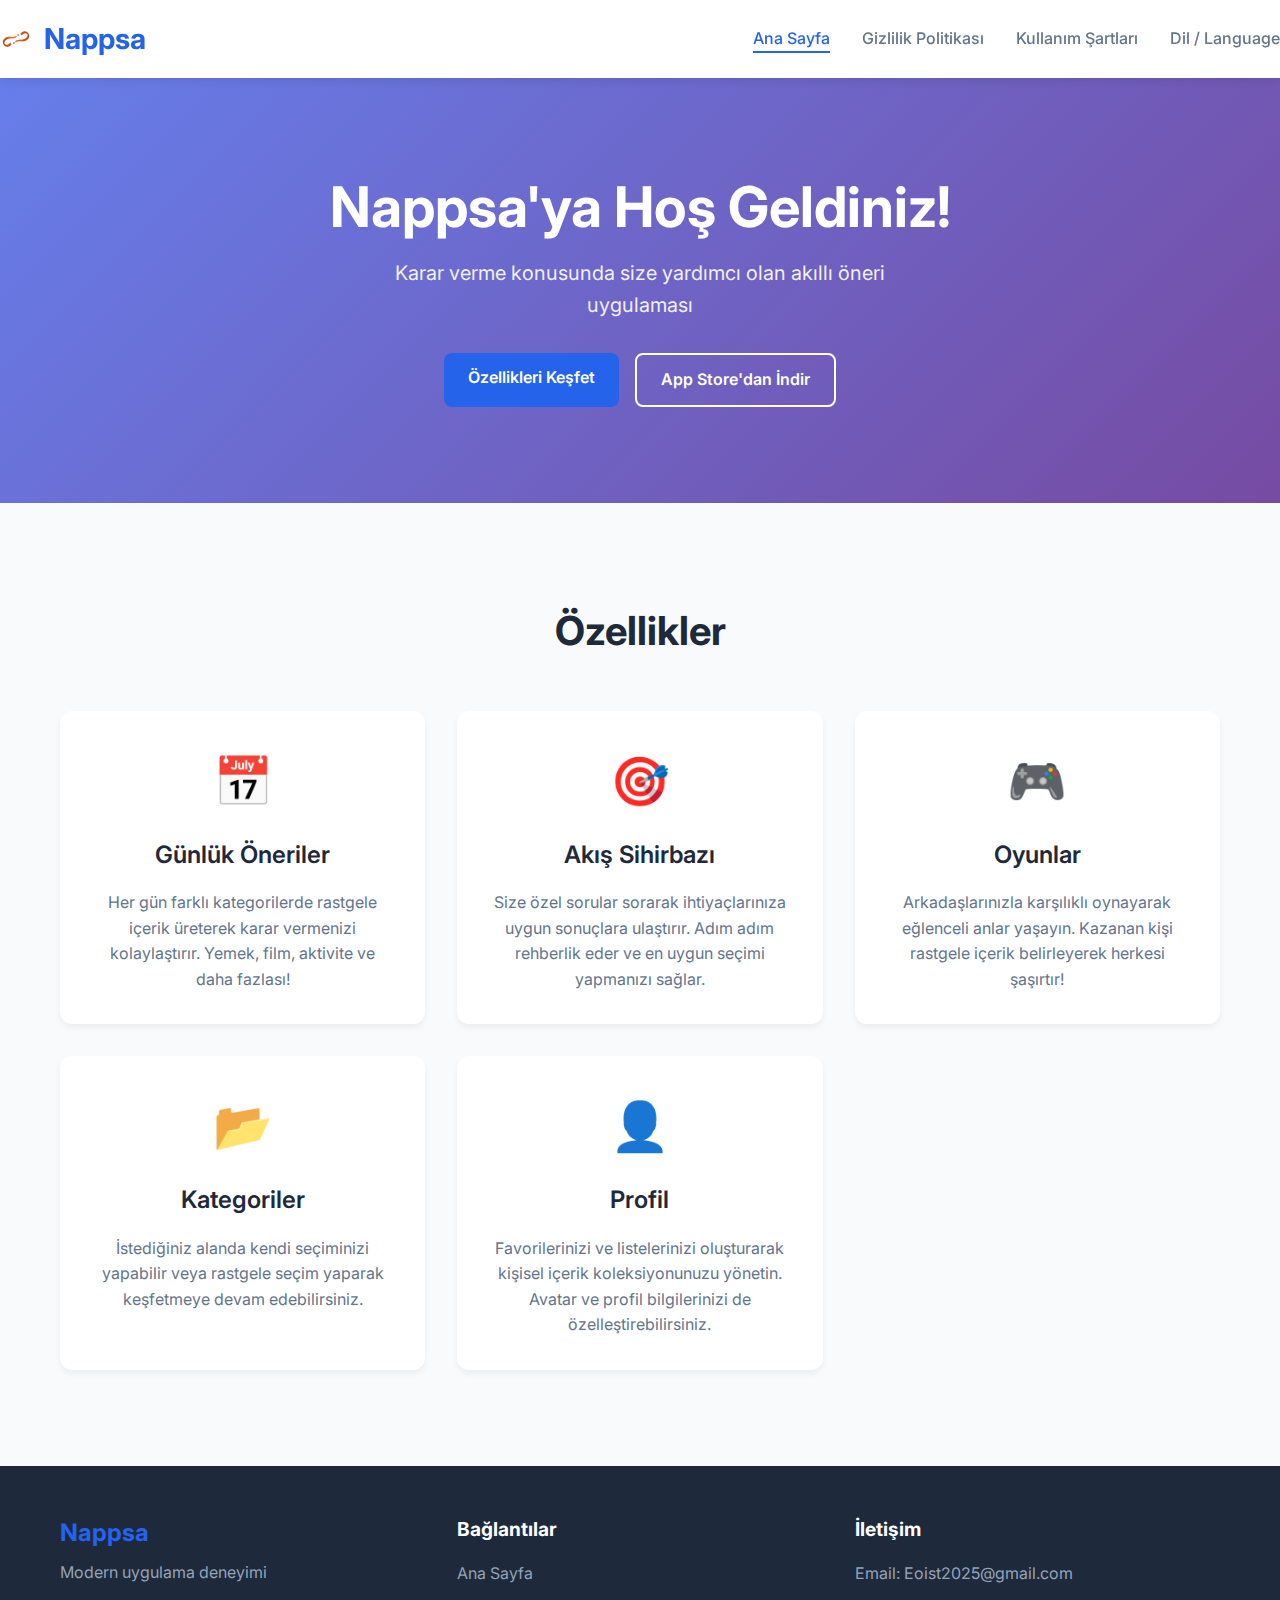
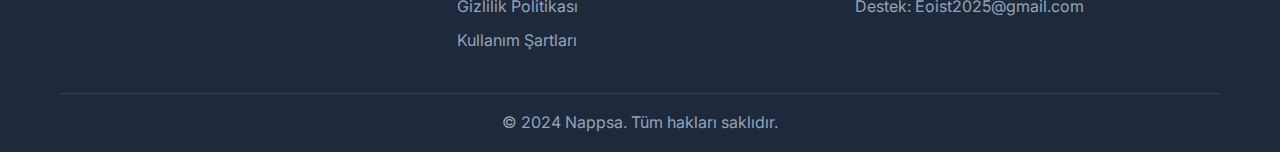
<file: index.html>
<!DOCTYPE html>
<html lang="tr">
<head>
    <meta charset="UTF-8">
    <meta name="viewport" content="width=device-width, initial-scale=1.0">
    <title>Nappsa - Ana Sayfa</title>
    <link rel="stylesheet" href="styles.css">
    <link href="https://fonts.googleapis.com/css2?family=Inter:wght@300;400;500;600;700&display=swap" rel="stylesheet">
</head>
<body>
    <header class="header">
        <nav class="nav">
            <div class="nav-brand">
                <img src="icon.png" alt="Nappsa Logo" class="nav-logo">
                <h1>Nappsa</h1>
            </div>
            <ul class="nav-links">
                <li><a href="index.html" class="nav-link active">Ana Sayfa</a></li>
                <li><a href="tr/policy.html" class="nav-link">Gizlilik Politikası</a></li>
                <li><a href="tr/tos.html" class="nav-link">Kullanım Şartları</a></li>
                <li class="nav-dropdown">
                    <a href="#" class="nav-link">Dil / Language</a>
                    <ul class="dropdown-menu">
                        <li><a href="index.html">🇹🇷 Türkçe</a></li>
                        <li><a href="en/index.html">🇺🇸 English</a></li>
                    </ul>
                </li>
            </ul>
        </nav>
    </header>

    <main class="main">
        <section class="hero">
            <div class="container">
                <div class="hero-content">
                    <h1 class="hero-title">Nappsa'ya Hoş Geldiniz!</h1>
                    <p class="hero-subtitle">Karar verme konusunda size yardımcı olan akıllı öneri uygulaması</p>
                    <div class="hero-buttons">
                        <a href="#features" class="btn btn-primary">Özellikleri Keşfet</a>
                        <a href="https://apps.apple.com/app/nappsa" class="btn btn-secondary">App Store'dan İndir</a>
                    </div>
                </div>
            </div>
        </section>

        <section id="features" class="features">
            <div class="container">
                <h2 class="section-title">Özellikler</h2>
                <div class="features-grid">
                    <div class="feature-card">
                        <div class="feature-icon">📅</div>
                        <h3>Günlük Öneriler</h3>
                        <p>Her gün farklı kategorilerde rastgele içerik üreterek karar vermenizi kolaylaştırır. Yemek, film, aktivite ve daha fazlası!</p>
                    </div>
                    <div class="feature-card">
                        <div class="feature-icon">🎯</div>
                        <h3>Akış Sihirbazı</h3>
                        <p>Size özel sorular sorarak ihtiyaçlarınıza uygun sonuçlara ulaştırır. Adım adım rehberlik eder ve en uygun seçimi yapmanızı sağlar.</p>
                    </div>
                    <div class="feature-card">
                        <div class="feature-icon">🎮</div>
                        <h3>Oyunlar</h3>
                        <p>Arkadaşlarınızla karşılıklı oynayarak eğlenceli anlar yaşayın. Kazanan kişi rastgele içerik belirleyerek herkesi şaşırtır!</p>
                    </div>
                    <div class="feature-card">
                        <div class="feature-icon">📂</div>
                        <h3>Kategoriler</h3>
                        <p>İstediğiniz alanda kendi seçiminizi yapabilir veya rastgele seçim yaparak keşfetmeye devam edebilirsiniz.</p>
                    </div>
                    <div class="feature-card">
                        <div class="feature-icon">👤</div>
                        <h3>Profil</h3>
                        <p>Favorilerinizi ve listelerinizi oluşturarak kişisel içerik koleksiyonunuzu yönetin. Avatar ve profil bilgilerinizi de özelleştirebilirsiniz.</p>
                    </div>
                </div>
            </div>
        </section>
    </main>

    <footer class="footer">
        <div class="container">
            <div class="footer-content">
                <div class="footer-brand">
                    <h3>Nappsa</h3>
                    <p>Modern uygulama deneyimi</p>
                </div>
                <div class="footer-links">
                    <h4>Bağlantılar</h4>
                    <ul>
                        <li><a href="index.html">Ana Sayfa</a></li>
                        <li><a href="tr/policy.html">Gizlilik Politikası</a></li>
                        <li><a href="tr/tos.html">Kullanım Şartları</a></li>
                    </ul>
                </div>
                <div class="footer-contact">
                    <h4>İletişim</h4>
                    <p>Email: Eoist2025@gmail.com</p>
                    <p>Destek: Eoist2025@gmail.com</p>
                </div>
            </div>
            <div class="footer-bottom">
                <p>&copy; 2024 Nappsa. Tüm hakları saklıdır.</p>
            </div>
        </div>
    </footer>
</body>
</html>
</file>
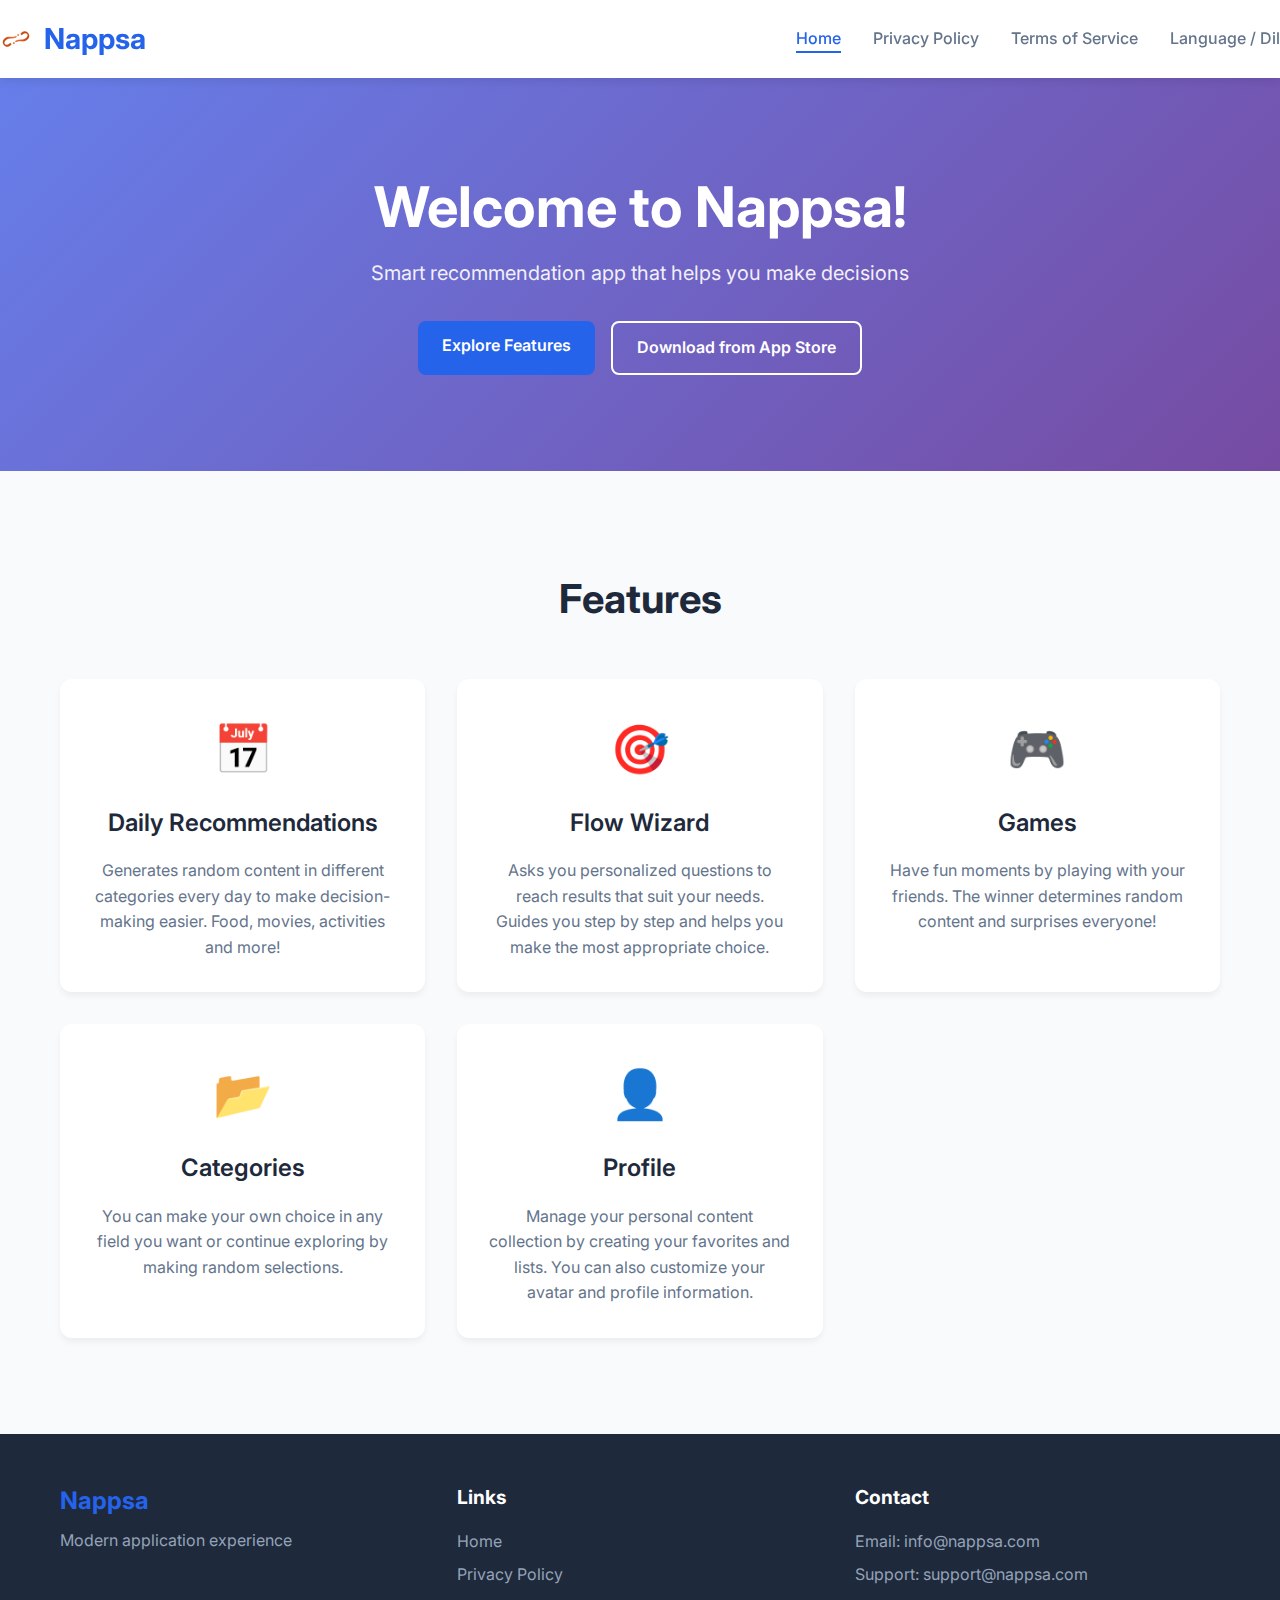
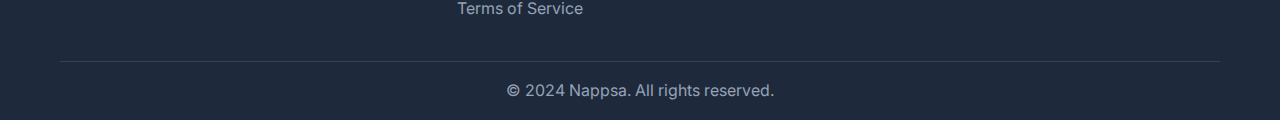
<file: en/index.html>
<!DOCTYPE html>
<html lang="en">
<head>
    <meta charset="UTF-8">
    <meta name="viewport" content="width=device-width, initial-scale=1.0">
    <title>Nappsa - Home</title>
    <link rel="stylesheet" href="../styles.css">
    <link href="https://fonts.googleapis.com/css2?family=Inter:wght@300;400;500;600;700&display=swap" rel="stylesheet">
</head>
<body>
    <header class="header">
        <nav class="nav">
            <div class="nav-brand">
                <img src="../icon.png" alt="Nappsa Logo" class="nav-logo">
                <h1>Nappsa</h1>
            </div>
            <ul class="nav-links">
                <li><a href="index.html" class="nav-link active">Home</a></li>
                <li><a href="policy.html" class="nav-link">Privacy Policy</a></li>
                <li><a href="tos.html" class="nav-link">Terms of Service</a></li>
                <li class="nav-dropdown">
                    <a href="#" class="nav-link">Language / Dil</a>
                    <ul class="dropdown-menu">
                        <li><a href="../index.html">🇹🇷 Türkçe</a></li>
                        <li><a href="index.html">🇺🇸 English</a></li>
                    </ul>
                </li>
            </ul>
        </nav>
    </header>

    <main class="main">
        <section class="hero">
            <div class="container">
                <div class="hero-content">
                    <h1 class="hero-title">Welcome to Nappsa!</h1>
                    <p class="hero-subtitle">Smart recommendation app that helps you make decisions</p>
                    <div class="hero-buttons">
                        <a href="#features" class="btn btn-primary">Explore Features</a>
                        <a href="https://apps.apple.com/app/nappsa" class="btn btn-secondary">Download from App Store</a>
                    </div>
                </div>
            </div>
        </section>

        <section id="features" class="features">
            <div class="container">
                <h2 class="section-title">Features</h2>
                <div class="features-grid">
                    <div class="feature-card">
                        <div class="feature-icon">📅</div>
                        <h3>Daily Recommendations</h3>
                        <p>Generates random content in different categories every day to make decision-making easier. Food, movies, activities and more!</p>
                    </div>
                    <div class="feature-card">
                        <div class="feature-icon">🎯</div>
                        <h3>Flow Wizard</h3>
                        <p>Asks you personalized questions to reach results that suit your needs. Guides you step by step and helps you make the most appropriate choice.</p>
                    </div>
                    <div class="feature-card">
                        <div class="feature-icon">🎮</div>
                        <h3>Games</h3>
                        <p>Have fun moments by playing with your friends. The winner determines random content and surprises everyone!</p>
                    </div>
                    <div class="feature-card">
                        <div class="feature-icon">📂</div>
                        <h3>Categories</h3>
                        <p>You can make your own choice in any field you want or continue exploring by making random selections.</p>
                    </div>
                    <div class="feature-card">
                        <div class="feature-icon">👤</div>
                        <h3>Profile</h3>
                        <p>Manage your personal content collection by creating your favorites and lists. You can also customize your avatar and profile information.</p>
                    </div>
                </div>
            </div>
        </section>
    </main>

    <footer class="footer">
        <div class="container">
            <div class="footer-content">
                <div class="footer-brand">
                    <h3>Nappsa</h3>
                    <p>Modern application experience</p>
                </div>
                <div class="footer-links">
                    <h4>Links</h4>
                    <ul>
                        <li><a href="index.html">Home</a></li>
                        <li><a href="policy.html">Privacy Policy</a></li>
                        <li><a href="tos.html">Terms of Service</a></li>
                    </ul>
                </div>
                <div class="footer-contact">
                    <h4>Contact</h4>
                    <p>Email: info@nappsa.com</p>
                    <p>Support: support@nappsa.com</p>
                </div>
            </div>
            <div class="footer-bottom">
                <p>&copy; 2024 Nappsa. All rights reserved.</p>
            </div>
        </div>
    </footer>
</body>
</html>
</file>
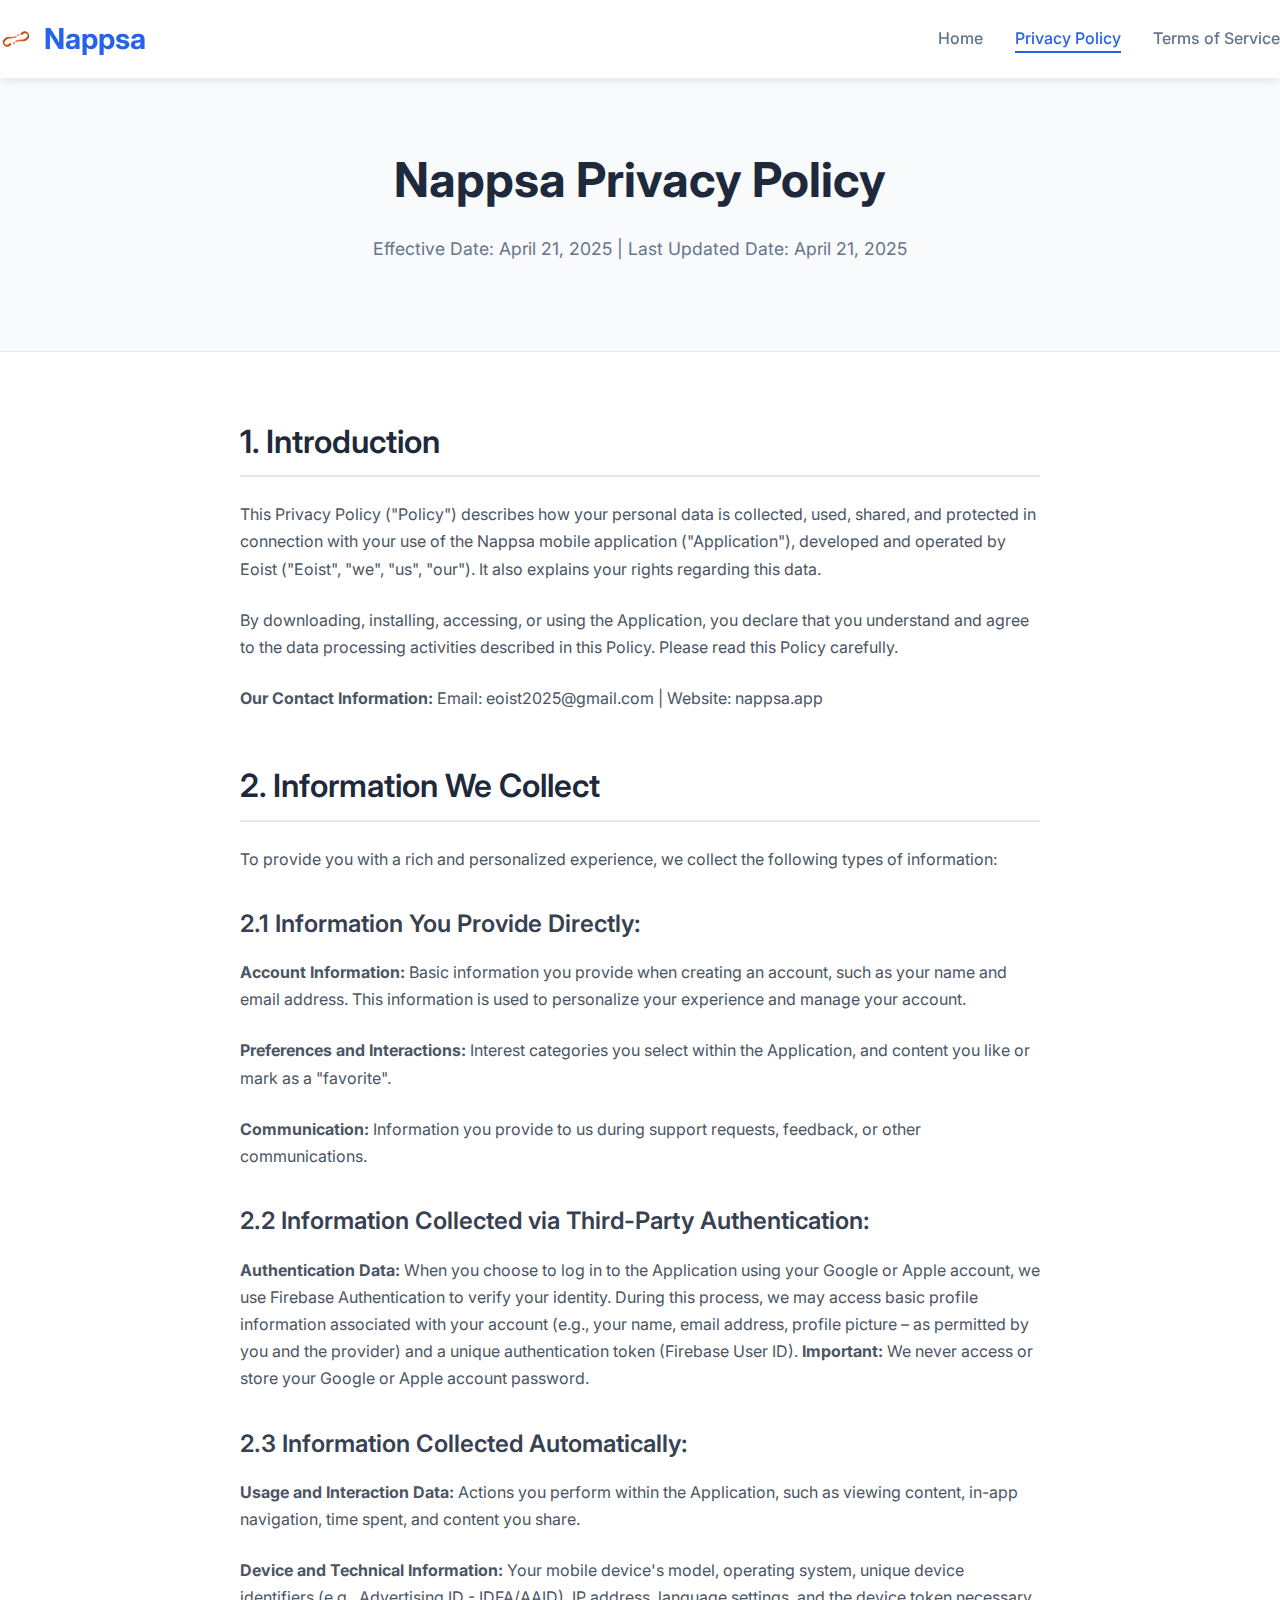
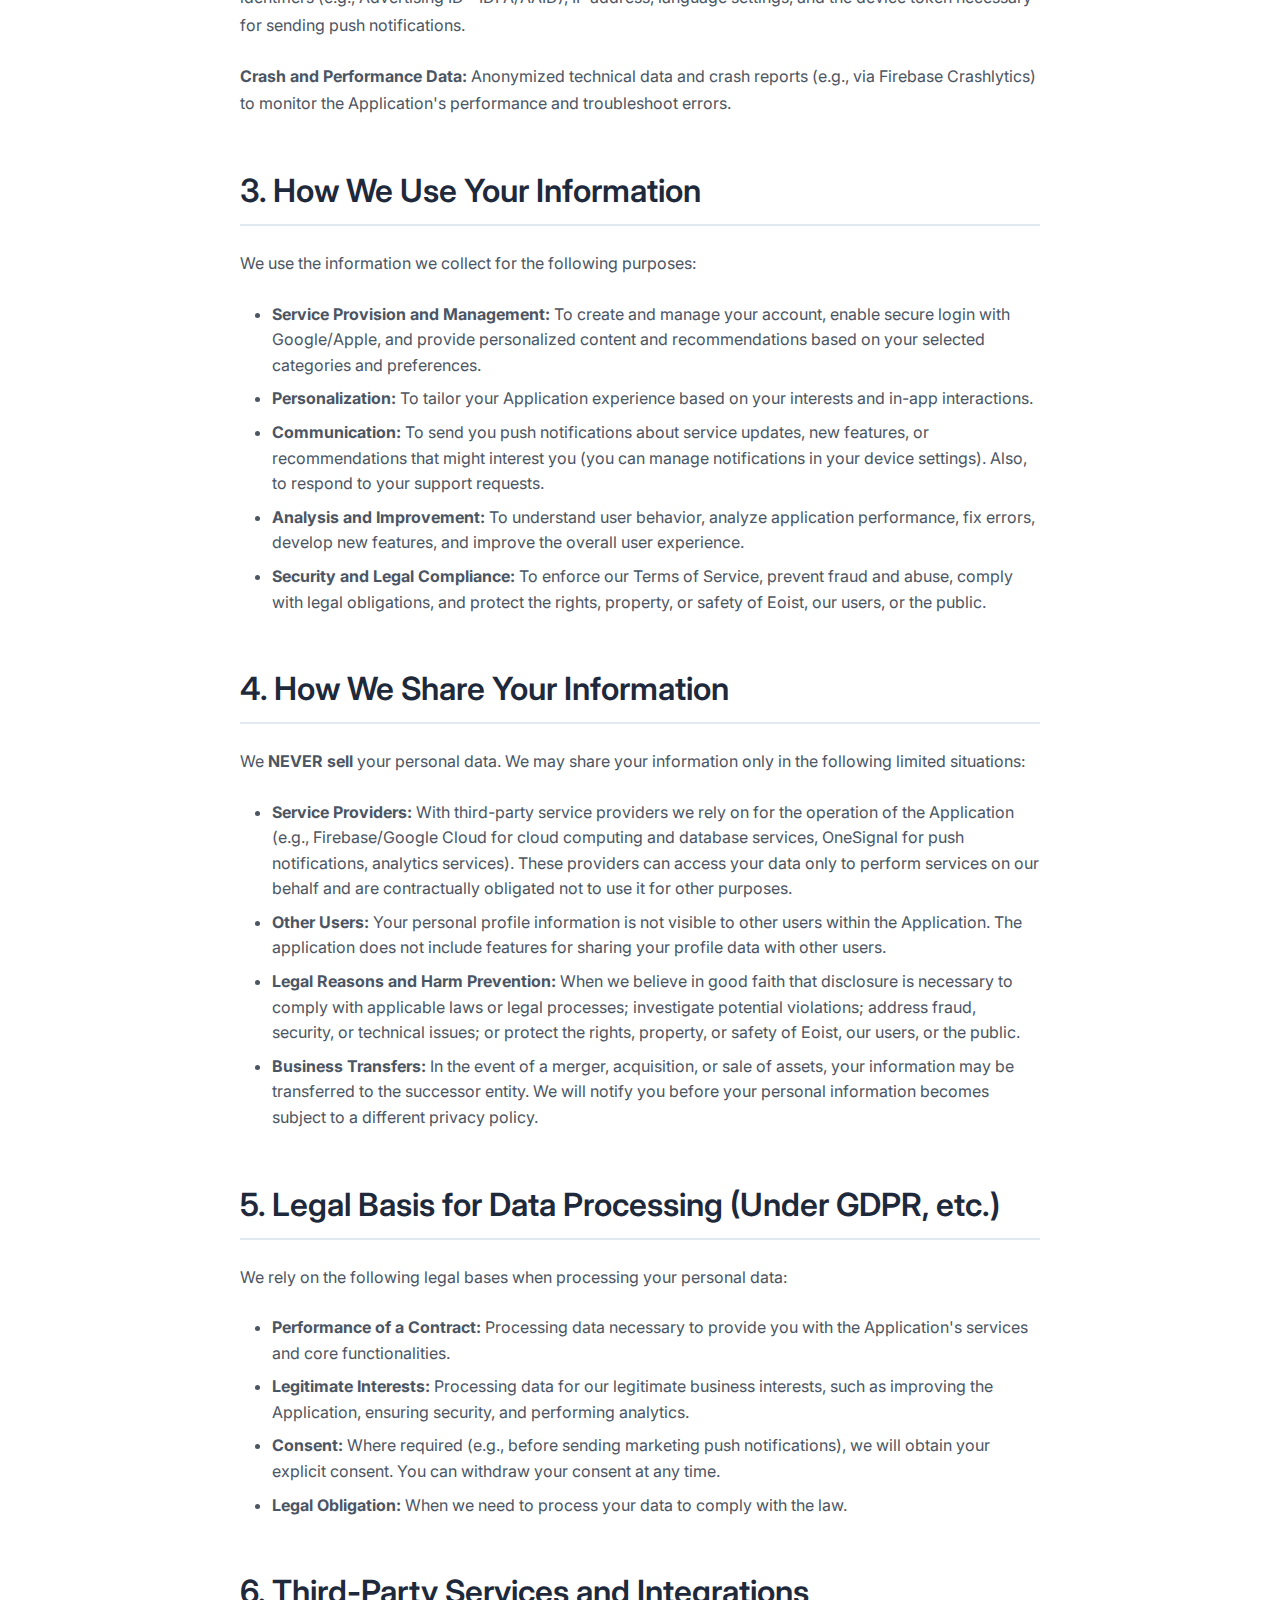
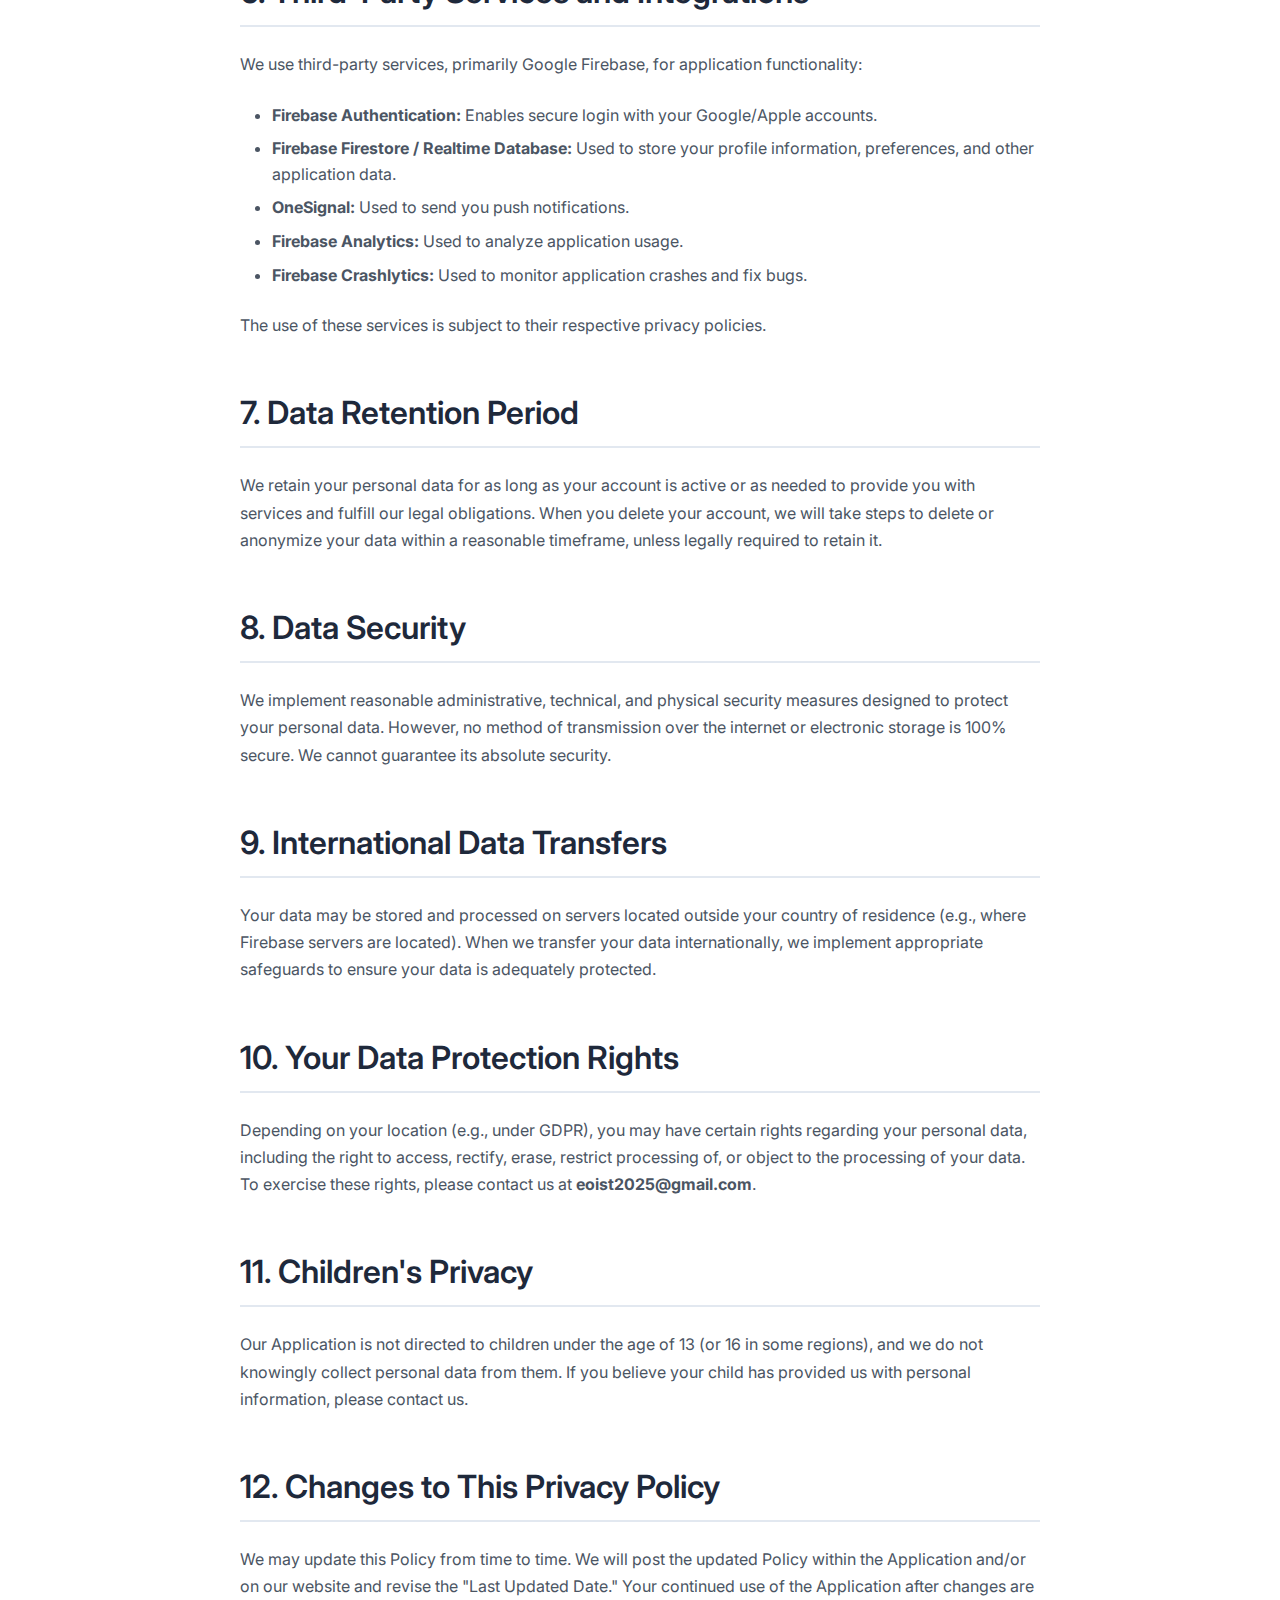
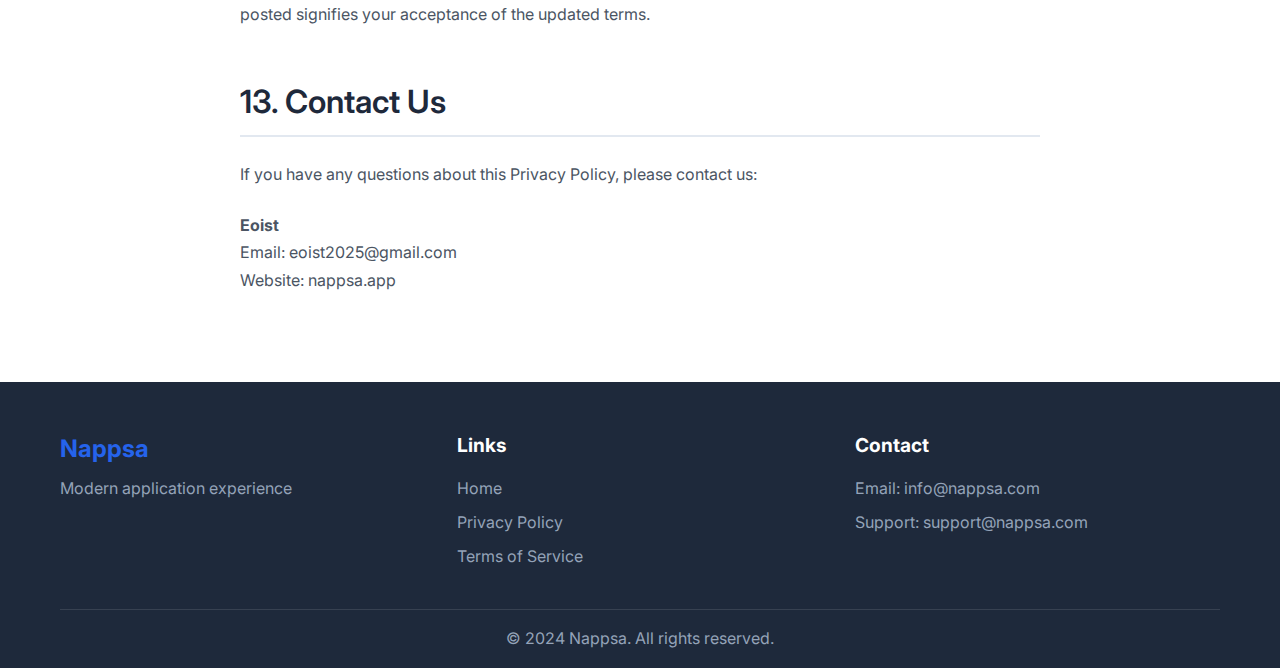
<file: en/policy.html>
<!DOCTYPE html>
<html lang="en">
<head>
    <meta charset="UTF-8">
    <meta name="viewport" content="width=device-width, initial-scale=1.0">
    <title>Privacy Policy - Nappsa</title>
    <link rel="stylesheet" href="../styles.css">
    <link href="https://fonts.googleapis.com/css2?family=Inter:wght@300;400;500;600;700&display=swap" rel="stylesheet">
</head>
<body>
    <header class="header">
        <nav class="nav">
            <div class="nav-brand">
                <img src="../icon.png" alt="Nappsa Logo" class="nav-logo">
                <h1>Nappsa</h1>
            </div>
            <ul class="nav-links">
                <li><a href="../index.html" class="nav-link">Home</a></li>
                <li><a href="policy.html" class="nav-link active">Privacy Policy</a></li>
                <li><a href="tos.html" class="nav-link">Terms of Service</a></li>
            </ul>
        </nav>
    </header>

    <main class="main">
        <section class="page-header">
            <div class="container">
                <h1>Nappsa Privacy Policy</h1>
                <p class="page-subtitle">Effective Date: April 21, 2025 | Last Updated Date: April 21, 2025</p>
            </div>
        </section>

        <section class="content">
            <div class="container">
                <div class="content-wrapper">
                    <h2>1. Introduction</h2>
                    <p>This Privacy Policy ("Policy") describes how your personal data is collected, used, shared, and protected in connection with your use of the Nappsa mobile application ("Application"), developed and operated by Eoist ("Eoist", "we", "us", "our"). It also explains your rights regarding this data.</p>
                    <p>By downloading, installing, accessing, or using the Application, you declare that you understand and agree to the data processing activities described in this Policy. Please read this Policy carefully.</p>
                    <p><strong>Our Contact Information:</strong> Email: eoist2025@gmail.com | Website: nappsa.app</p>

                    <h2>2. Information We Collect</h2>
                    <p>To provide you with a rich and personalized experience, we collect the following types of information:</p>

                    <h3>2.1 Information You Provide Directly:</h3>
                    <p><strong>Account Information:</strong> Basic information you provide when creating an account, such as your name and email address. This information is used to personalize your experience and manage your account.</p>
                    <p><strong>Preferences and Interactions:</strong> Interest categories you select within the Application, and content you like or mark as a "favorite".</p>
                    <p><strong>Communication:</strong> Information you provide to us during support requests, feedback, or other communications.</p>

                    <h3>2.2 Information Collected via Third-Party Authentication:</h3>
                    <p><strong>Authentication Data:</strong> When you choose to log in to the Application using your Google or Apple account, we use Firebase Authentication to verify your identity. During this process, we may access basic profile information associated with your account (e.g., your name, email address, profile picture – as permitted by you and the provider) and a unique authentication token (Firebase User ID). <strong>Important:</strong> We never access or store your Google or Apple account password.</p>

                    <h3>2.3 Information Collected Automatically:</h3>
                    <p><strong>Usage and Interaction Data:</strong> Actions you perform within the Application, such as viewing content, in-app navigation, time spent, and content you share.</p>
                    <p><strong>Device and Technical Information:</strong> Your mobile device's model, operating system, unique device identifiers (e.g., Advertising ID - IDFA/AAID), IP address, language settings, and the device token necessary for sending push notifications.</p>
                    <p><strong>Crash and Performance Data:</strong> Anonymized technical data and crash reports (e.g., via Firebase Crashlytics) to monitor the Application's performance and troubleshoot errors.</p>

                    <h2>3. How We Use Your Information</h2>
                    <p>We use the information we collect for the following purposes:</p>
                    <ul>
                        <li><strong>Service Provision and Management:</strong> To create and manage your account, enable secure login with Google/Apple, and provide personalized content and recommendations based on your selected categories and preferences.</li>
                        <li><strong>Personalization:</strong> To tailor your Application experience based on your interests and in-app interactions.</li>
                        <li><strong>Communication:</strong> To send you push notifications about service updates, new features, or recommendations that might interest you (you can manage notifications in your device settings). Also, to respond to your support requests.</li>
                        <li><strong>Analysis and Improvement:</strong> To understand user behavior, analyze application performance, fix errors, develop new features, and improve the overall user experience.</li>
                        <li><strong>Security and Legal Compliance:</strong> To enforce our Terms of Service, prevent fraud and abuse, comply with legal obligations, and protect the rights, property, or safety of Eoist, our users, or the public.</li>
                    </ul>

                    <h2>4. How We Share Your Information</h2>
                    <p>We <strong>NEVER sell</strong> your personal data. We may share your information only in the following limited situations:</p>
                    <ul>
                        <li><strong>Service Providers:</strong> With third-party service providers we rely on for the operation of the Application (e.g., Firebase/Google Cloud for cloud computing and database services, OneSignal for push notifications, analytics services). These providers can access your data only to perform services on our behalf and are contractually obligated not to use it for other purposes.</li>
                        <li><strong>Other Users:</strong> Your personal profile information is not visible to other users within the Application. The application does not include features for sharing your profile data with other users.</li>
                        <li><strong>Legal Reasons and Harm Prevention:</strong> When we believe in good faith that disclosure is necessary to comply with applicable laws or legal processes; investigate potential violations; address fraud, security, or technical issues; or protect the rights, property, or safety of Eoist, our users, or the public.</li>
                        <li><strong>Business Transfers:</strong> In the event of a merger, acquisition, or sale of assets, your information may be transferred to the successor entity. We will notify you before your personal information becomes subject to a different privacy policy.</li>
                    </ul>

                    <h2>5. Legal Basis for Data Processing (Under GDPR, etc.)</h2>
                    <p>We rely on the following legal bases when processing your personal data:</p>
                    <ul>
                        <li><strong>Performance of a Contract:</strong> Processing data necessary to provide you with the Application's services and core functionalities.</li>
                        <li><strong>Legitimate Interests:</strong> Processing data for our legitimate business interests, such as improving the Application, ensuring security, and performing analytics.</li>
                        <li><strong>Consent:</strong> Where required (e.g., before sending marketing push notifications), we will obtain your explicit consent. You can withdraw your consent at any time.</li>
                        <li><strong>Legal Obligation:</strong> When we need to process your data to comply with the law.</li>
                    </ul>

                    <h2>6. Third-Party Services and Integrations</h2>
                    <p>We use third-party services, primarily Google Firebase, for application functionality:</p>
                    <ul>
                        <li><strong>Firebase Authentication:</strong> Enables secure login with your Google/Apple accounts.</li>
                        <li><strong>Firebase Firestore / Realtime Database:</strong> Used to store your profile information, preferences, and other application data.</li>
                        <li><strong>OneSignal:</strong> Used to send you push notifications.</li>
                        <li><strong>Firebase Analytics:</strong> Used to analyze application usage.</li>
                        <li><strong>Firebase Crashlytics:</strong> Used to monitor application crashes and fix bugs.</li>
                    </ul>
                    <p>The use of these services is subject to their respective privacy policies.</p>

                    <h2>7. Data Retention Period</h2>
                    <p>We retain your personal data for as long as your account is active or as needed to provide you with services and fulfill our legal obligations. When you delete your account, we will take steps to delete or anonymize your data within a reasonable timeframe, unless legally required to retain it.</p>

                    <h2>8. Data Security</h2>
                    <p>We implement reasonable administrative, technical, and physical security measures designed to protect your personal data. However, no method of transmission over the internet or electronic storage is 100% secure. We cannot guarantee its absolute security.</p>

                    <h2>9. International Data Transfers</h2>
                    <p>Your data may be stored and processed on servers located outside your country of residence (e.g., where Firebase servers are located). When we transfer your data internationally, we implement appropriate safeguards to ensure your data is adequately protected.</p>

                    <h2>10. Your Data Protection Rights</h2>
                    <p>Depending on your location (e.g., under GDPR), you may have certain rights regarding your personal data, including the right to access, rectify, erase, restrict processing of, or object to the processing of your data. To exercise these rights, please contact us at <strong>eoist2025@gmail.com</strong>.</p>

                    <h2>11. Children's Privacy</h2>
                    <p>Our Application is not directed to children under the age of 13 (or 16 in some regions), and we do not knowingly collect personal data from them. If you believe your child has provided us with personal information, please contact us.</p>

                    <h2>12. Changes to This Privacy Policy</h2>
                    <p>We may update this Policy from time to time. We will post the updated Policy within the Application and/or on our website and revise the "Last Updated Date." Your continued use of the Application after changes are posted signifies your acceptance of the updated terms.</p>

                    <h2>13. Contact Us</h2>
                    <p>If you have any questions about this Privacy Policy, please contact us:</p>
                    <p><strong>Eoist</strong><br>
                    Email: eoist2025@gmail.com<br>
                    Website: nappsa.app</p>
                </div>
            </div>
        </section>
    </main>

    <footer class="footer">
        <div class="container">
            <div class="footer-content">
                <div class="footer-brand">
                    <h3>Nappsa</h3>
                    <p>Modern application experience</p>
                </div>
                <div class="footer-links">
                    <h4>Links</h4>
                    <ul>
                        <li><a href="../index.html">Home</a></li>
                        <li><a href="policy.html">Privacy Policy</a></li>
                        <li><a href="tos.html">Terms of Service</a></li>
                    </ul>
                </div>
                <div class="footer-contact">
                    <h4>Contact</h4>
                    <p>Email: info@nappsa.com</p>
                    <p>Support: support@nappsa.com</p>
                </div>
            </div>
            <div class="footer-bottom">
                <p>&copy; 2024 Nappsa. All rights reserved.</p>
            </div>
        </div>
    </footer>
</body>
</html>
</file>
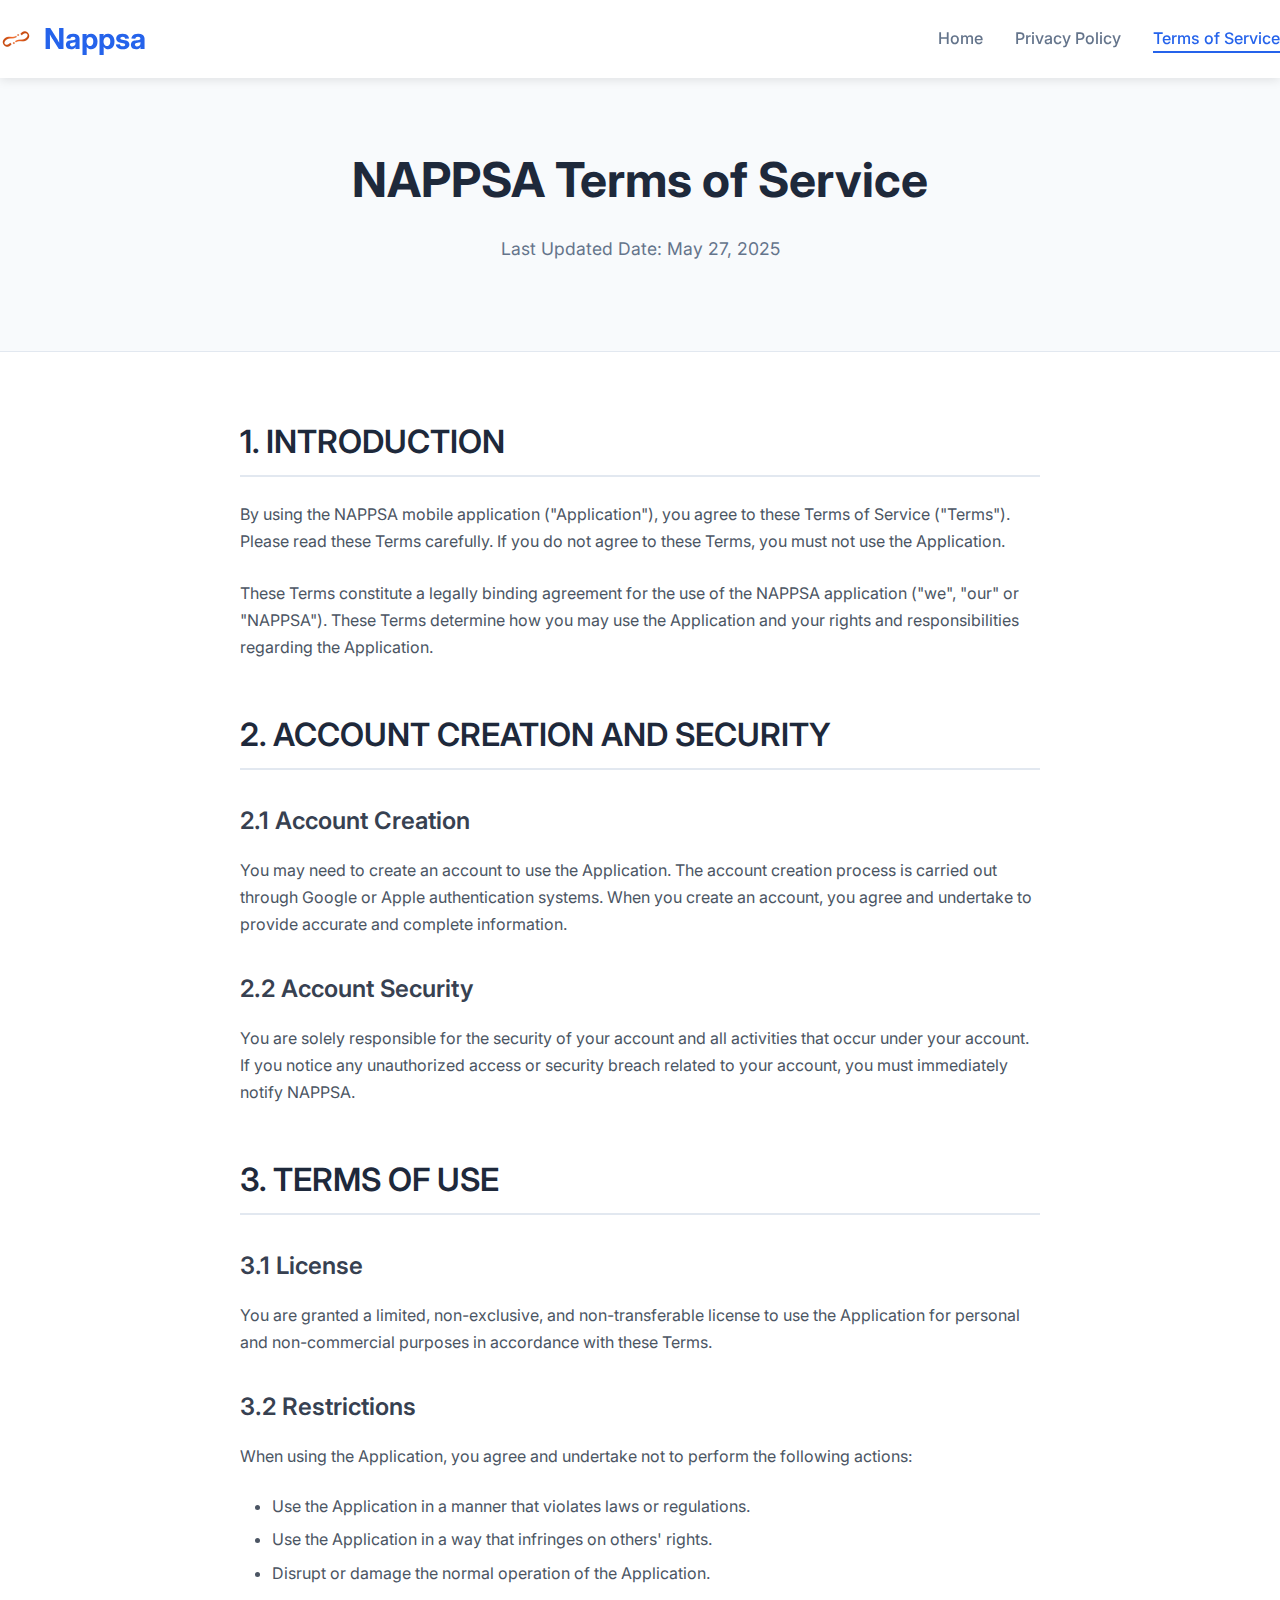
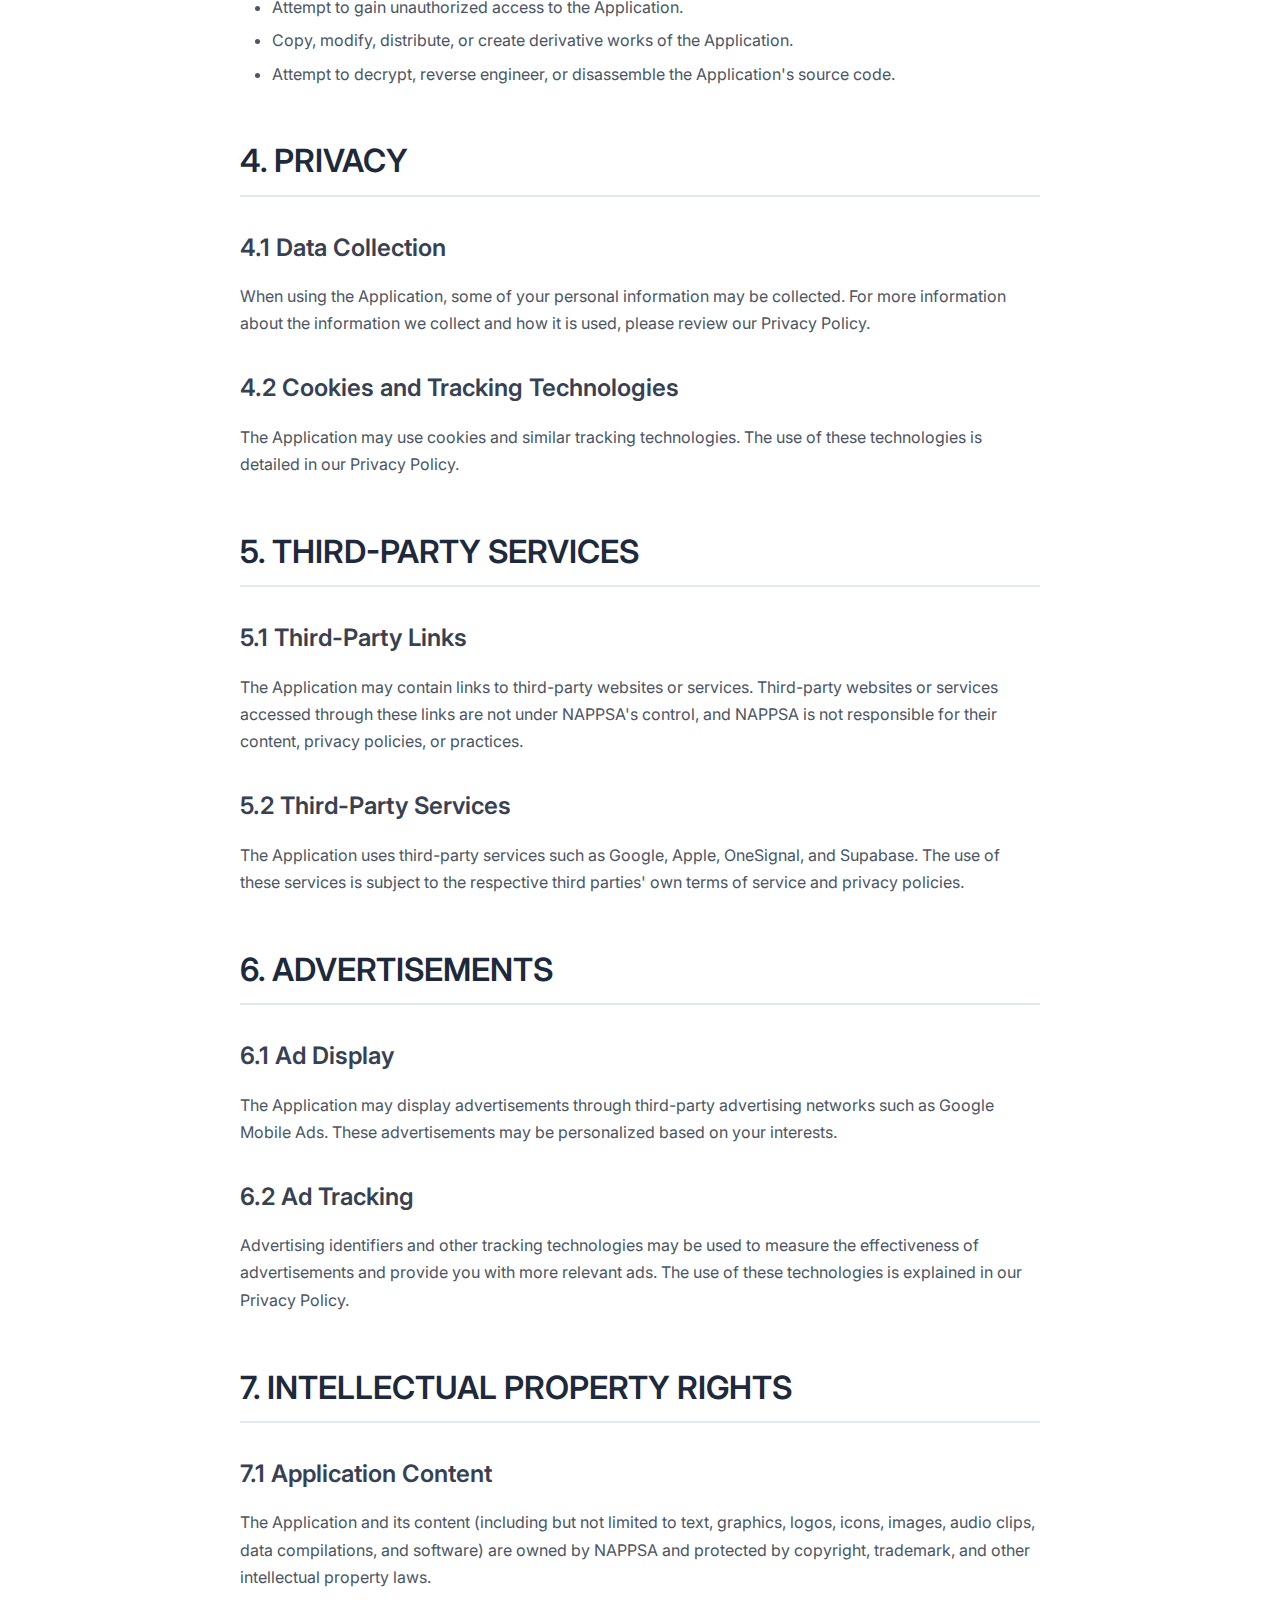
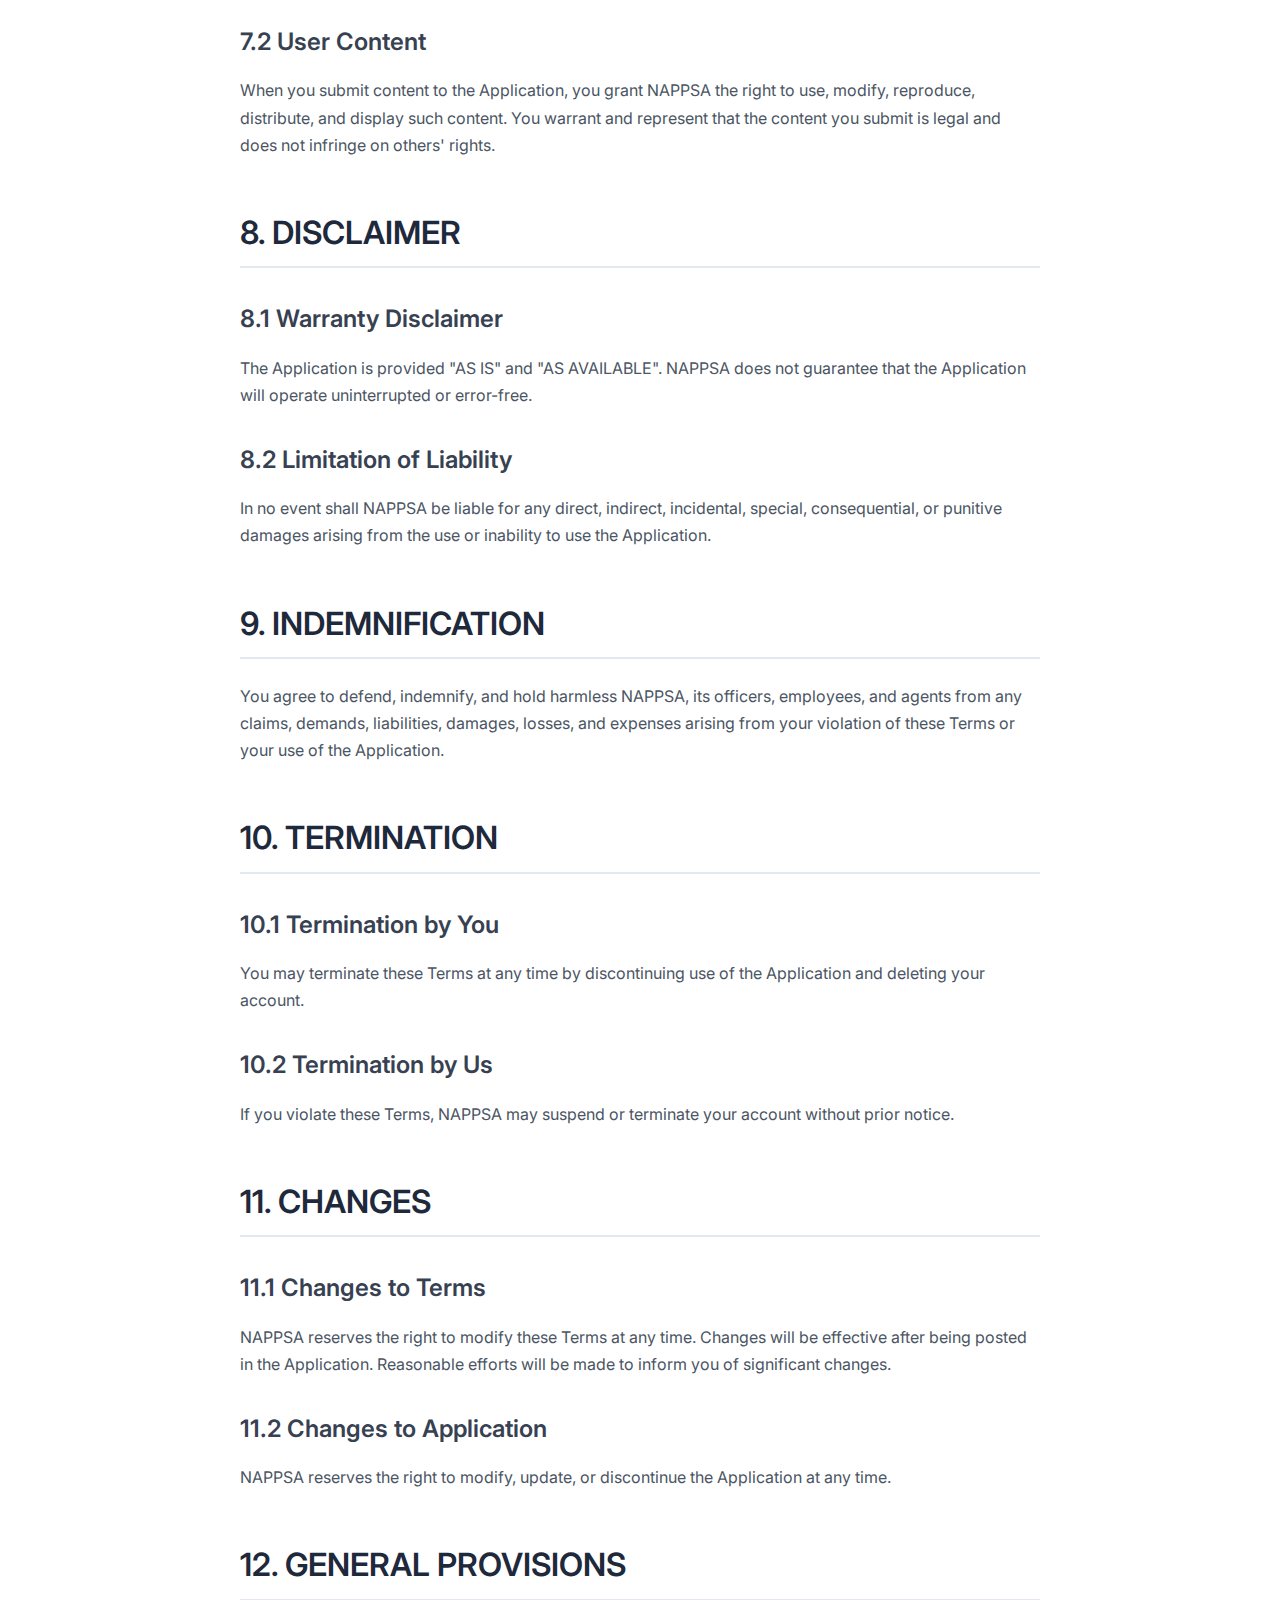
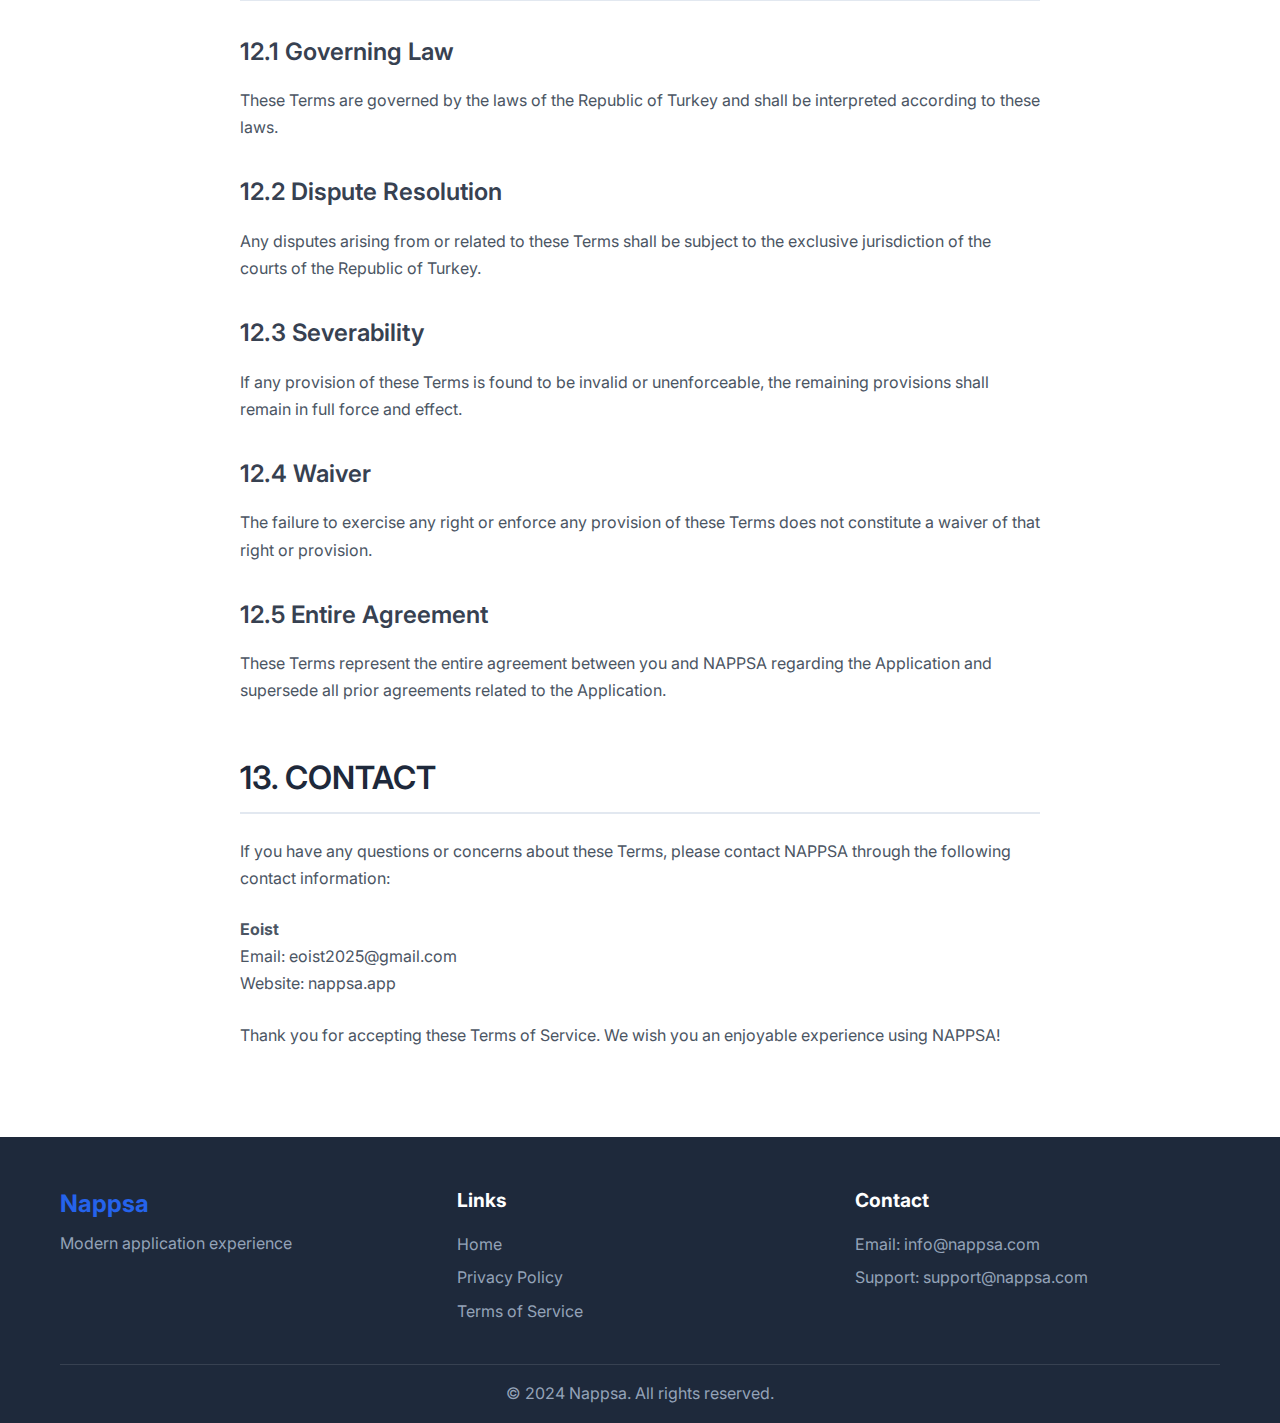
<file: en/tos.html>
<!DOCTYPE html>
<html lang="en">
<head>
    <meta charset="UTF-8">
    <meta name="viewport" content="width=device-width, initial-scale=1.0">
    <title>Terms of Service - Nappsa</title>
    <link rel="stylesheet" href="../styles.css">
    <link href="https://fonts.googleapis.com/css2?family=Inter:wght@300;400;500;600;700&display=swap" rel="stylesheet">
</head>
<body>
    <header class="header">
        <nav class="nav">
            <div class="nav-brand">
                <img src="../icon.png" alt="Nappsa Logo" class="nav-logo">
                <h1>Nappsa</h1>
            </div>
            <ul class="nav-links">
                <li><a href="../index.html" class="nav-link">Home</a></li>
                <li><a href="policy.html" class="nav-link">Privacy Policy</a></li>
                <li><a href="tos.html" class="nav-link active">Terms of Service</a></li>
            </ul>
        </nav>
    </header>

    <main class="main">
        <section class="page-header">
            <div class="container">
                <h1>NAPPSA Terms of Service</h1>
                <p class="page-subtitle">Last Updated Date: May 27, 2025</p>
            </div>
        </section>

        <section class="content">
            <div class="container">
                <div class="content-wrapper">
                    <h2>1. INTRODUCTION</h2>
                    <p>By using the NAPPSA mobile application ("Application"), you agree to these Terms of Service ("Terms"). Please read these Terms carefully. If you do not agree to these Terms, you must not use the Application.</p>
                    <p>These Terms constitute a legally binding agreement for the use of the NAPPSA application ("we", "our" or "NAPPSA"). These Terms determine how you may use the Application and your rights and responsibilities regarding the Application.</p>

                    <h2>2. ACCOUNT CREATION AND SECURITY</h2>
                    <h3>2.1 Account Creation</h3>
                    <p>You may need to create an account to use the Application. The account creation process is carried out through Google or Apple authentication systems. When you create an account, you agree and undertake to provide accurate and complete information.</p>

                    <h3>2.2 Account Security</h3>
                    <p>You are solely responsible for the security of your account and all activities that occur under your account. If you notice any unauthorized access or security breach related to your account, you must immediately notify NAPPSA.</p>

                    <h2>3. TERMS OF USE</h2>
                    <h3>3.1 License</h3>
                    <p>You are granted a limited, non-exclusive, and non-transferable license to use the Application for personal and non-commercial purposes in accordance with these Terms.</p>

                    <h3>3.2 Restrictions</h3>
                    <p>When using the Application, you agree and undertake not to perform the following actions:</p>
                    <ul>
                        <li>Use the Application in a manner that violates laws or regulations.</li>
                        <li>Use the Application in a way that infringes on others' rights.</li>
                        <li>Disrupt or damage the normal operation of the Application.</li>
                        <li>Attempt to gain unauthorized access to the Application.</li>
                        <li>Copy, modify, distribute, or create derivative works of the Application.</li>
                        <li>Attempt to decrypt, reverse engineer, or disassemble the Application's source code.</li>
                    </ul>

                    <h2>4. PRIVACY</h2>
                    <h3>4.1 Data Collection</h3>
                    <p>When using the Application, some of your personal information may be collected. For more information about the information we collect and how it is used, please review our Privacy Policy.</p>

                    <h3>4.2 Cookies and Tracking Technologies</h3>
                    <p>The Application may use cookies and similar tracking technologies. The use of these technologies is detailed in our Privacy Policy.</p>

                    <h2>5. THIRD-PARTY SERVICES</h2>
                    <h3>5.1 Third-Party Links</h3>
                    <p>The Application may contain links to third-party websites or services. Third-party websites or services accessed through these links are not under NAPPSA's control, and NAPPSA is not responsible for their content, privacy policies, or practices.</p>

                    <h3>5.2 Third-Party Services</h3>
                    <p>The Application uses third-party services such as Google, Apple, OneSignal, and Supabase. The use of these services is subject to the respective third parties' own terms of service and privacy policies.</p>

                    <h2>6. ADVERTISEMENTS</h2>
                    <h3>6.1 Ad Display</h3>
                    <p>The Application may display advertisements through third-party advertising networks such as Google Mobile Ads. These advertisements may be personalized based on your interests.</p>

                    <h3>6.2 Ad Tracking</h3>
                    <p>Advertising identifiers and other tracking technologies may be used to measure the effectiveness of advertisements and provide you with more relevant ads. The use of these technologies is explained in our Privacy Policy.</p>

                    <h2>7. INTELLECTUAL PROPERTY RIGHTS</h2>
                    <h3>7.1 Application Content</h3>
                    <p>The Application and its content (including but not limited to text, graphics, logos, icons, images, audio clips, data compilations, and software) are owned by NAPPSA and protected by copyright, trademark, and other intellectual property laws.</p>

                    <h3>7.2 User Content</h3>
                    <p>When you submit content to the Application, you grant NAPPSA the right to use, modify, reproduce, distribute, and display such content. You warrant and represent that the content you submit is legal and does not infringe on others' rights.</p>

                    <h2>8. DISCLAIMER</h2>
                    <h3>8.1 Warranty Disclaimer</h3>
                    <p>The Application is provided "AS IS" and "AS AVAILABLE". NAPPSA does not guarantee that the Application will operate uninterrupted or error-free.</p>

                    <h3>8.2 Limitation of Liability</h3>
                    <p>In no event shall NAPPSA be liable for any direct, indirect, incidental, special, consequential, or punitive damages arising from the use or inability to use the Application.</p>

                    <h2>9. INDEMNIFICATION</h2>
                    <p>You agree to defend, indemnify, and hold harmless NAPPSA, its officers, employees, and agents from any claims, demands, liabilities, damages, losses, and expenses arising from your violation of these Terms or your use of the Application.</p>

                    <h2>10. TERMINATION</h2>
                    <h3>10.1 Termination by You</h3>
                    <p>You may terminate these Terms at any time by discontinuing use of the Application and deleting your account.</p>

                    <h3>10.2 Termination by Us</h3>
                    <p>If you violate these Terms, NAPPSA may suspend or terminate your account without prior notice.</p>

                    <h2>11. CHANGES</h2>
                    <h3>11.1 Changes to Terms</h3>
                    <p>NAPPSA reserves the right to modify these Terms at any time. Changes will be effective after being posted in the Application. Reasonable efforts will be made to inform you of significant changes.</p>

                    <h3>11.2 Changes to Application</h3>
                    <p>NAPPSA reserves the right to modify, update, or discontinue the Application at any time.</p>

                    <h2>12. GENERAL PROVISIONS</h2>
                    <h3>12.1 Governing Law</h3>
                    <p>These Terms are governed by the laws of the Republic of Turkey and shall be interpreted according to these laws.</p>

                    <h3>12.2 Dispute Resolution</h3>
                    <p>Any disputes arising from or related to these Terms shall be subject to the exclusive jurisdiction of the courts of the Republic of Turkey.</p>

                    <h3>12.3 Severability</h3>
                    <p>If any provision of these Terms is found to be invalid or unenforceable, the remaining provisions shall remain in full force and effect.</p>

                    <h3>12.4 Waiver</h3>
                    <p>The failure to exercise any right or enforce any provision of these Terms does not constitute a waiver of that right or provision.</p>

                    <h3>12.5 Entire Agreement</h3>
                    <p>These Terms represent the entire agreement between you and NAPPSA regarding the Application and supersede all prior agreements related to the Application.</p>

                    <h2>13. CONTACT</h2>
                    <p>If you have any questions or concerns about these Terms, please contact NAPPSA through the following contact information:</p>
                    <p><strong>Eoist</strong><br>
                    Email: eoist2025@gmail.com<br>
                    Website: nappsa.app</p>

                    <p>Thank you for accepting these Terms of Service. We wish you an enjoyable experience using NAPPSA!</p>
                </div>
            </div>
        </section>
    </main>

    <footer class="footer">
        <div class="container">
            <div class="footer-content">
                <div class="footer-brand">
                    <h3>Nappsa</h3>
                    <p>Modern application experience</p>
                </div>
                <div class="footer-links">
                    <h4>Links</h4>
                    <ul>
                        <li><a href="../index.html">Home</a></li>
                        <li><a href="policy.html">Privacy Policy</a></li>
                        <li><a href="tos.html">Terms of Service</a></li>
                    </ul>
                </div>
                <div class="footer-contact">
                    <h4>Contact</h4>
                    <p>Email: info@nappsa.com</p>
                    <p>Support: support@nappsa.com</p>
                </div>
            </div>
            <div class="footer-bottom">
                <p>&copy; 2024 Nappsa. All rights reserved.</p>
            </div>
        </div>
    </footer>
</body>
</html>
</file>
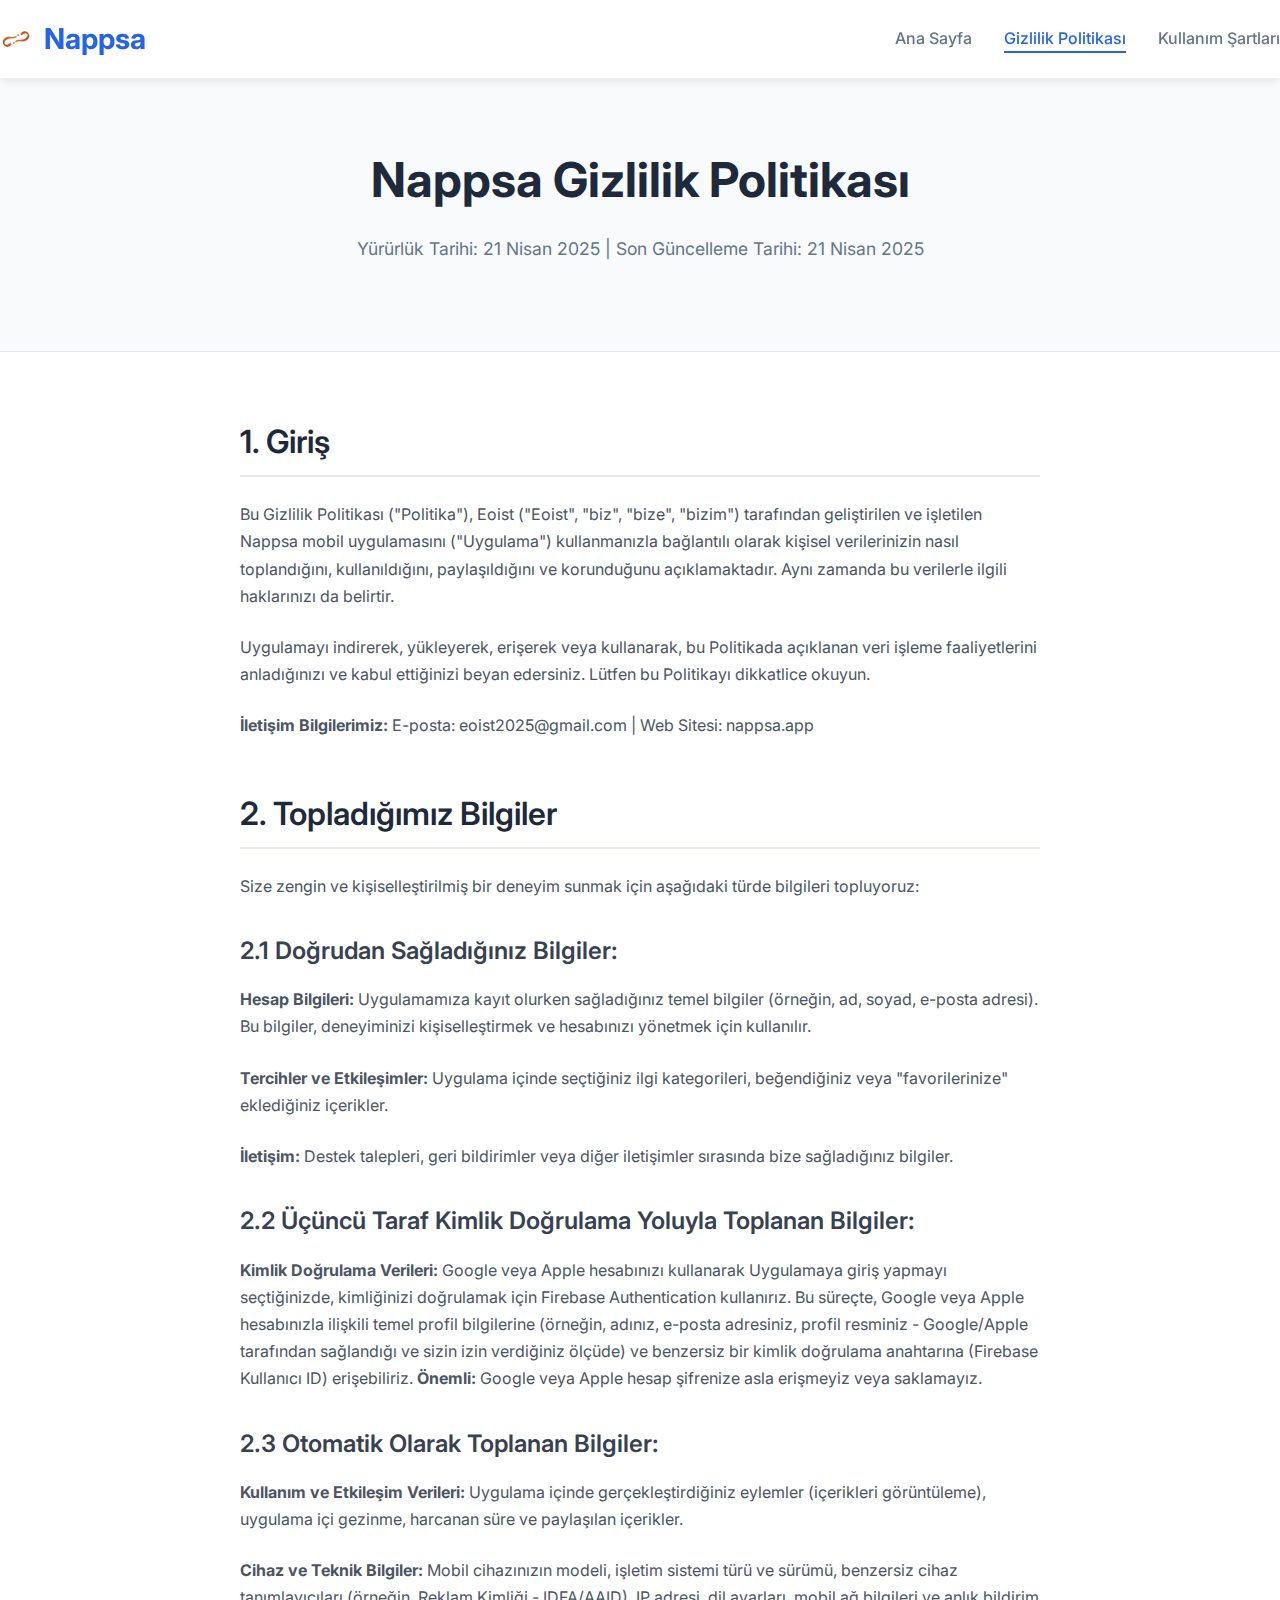
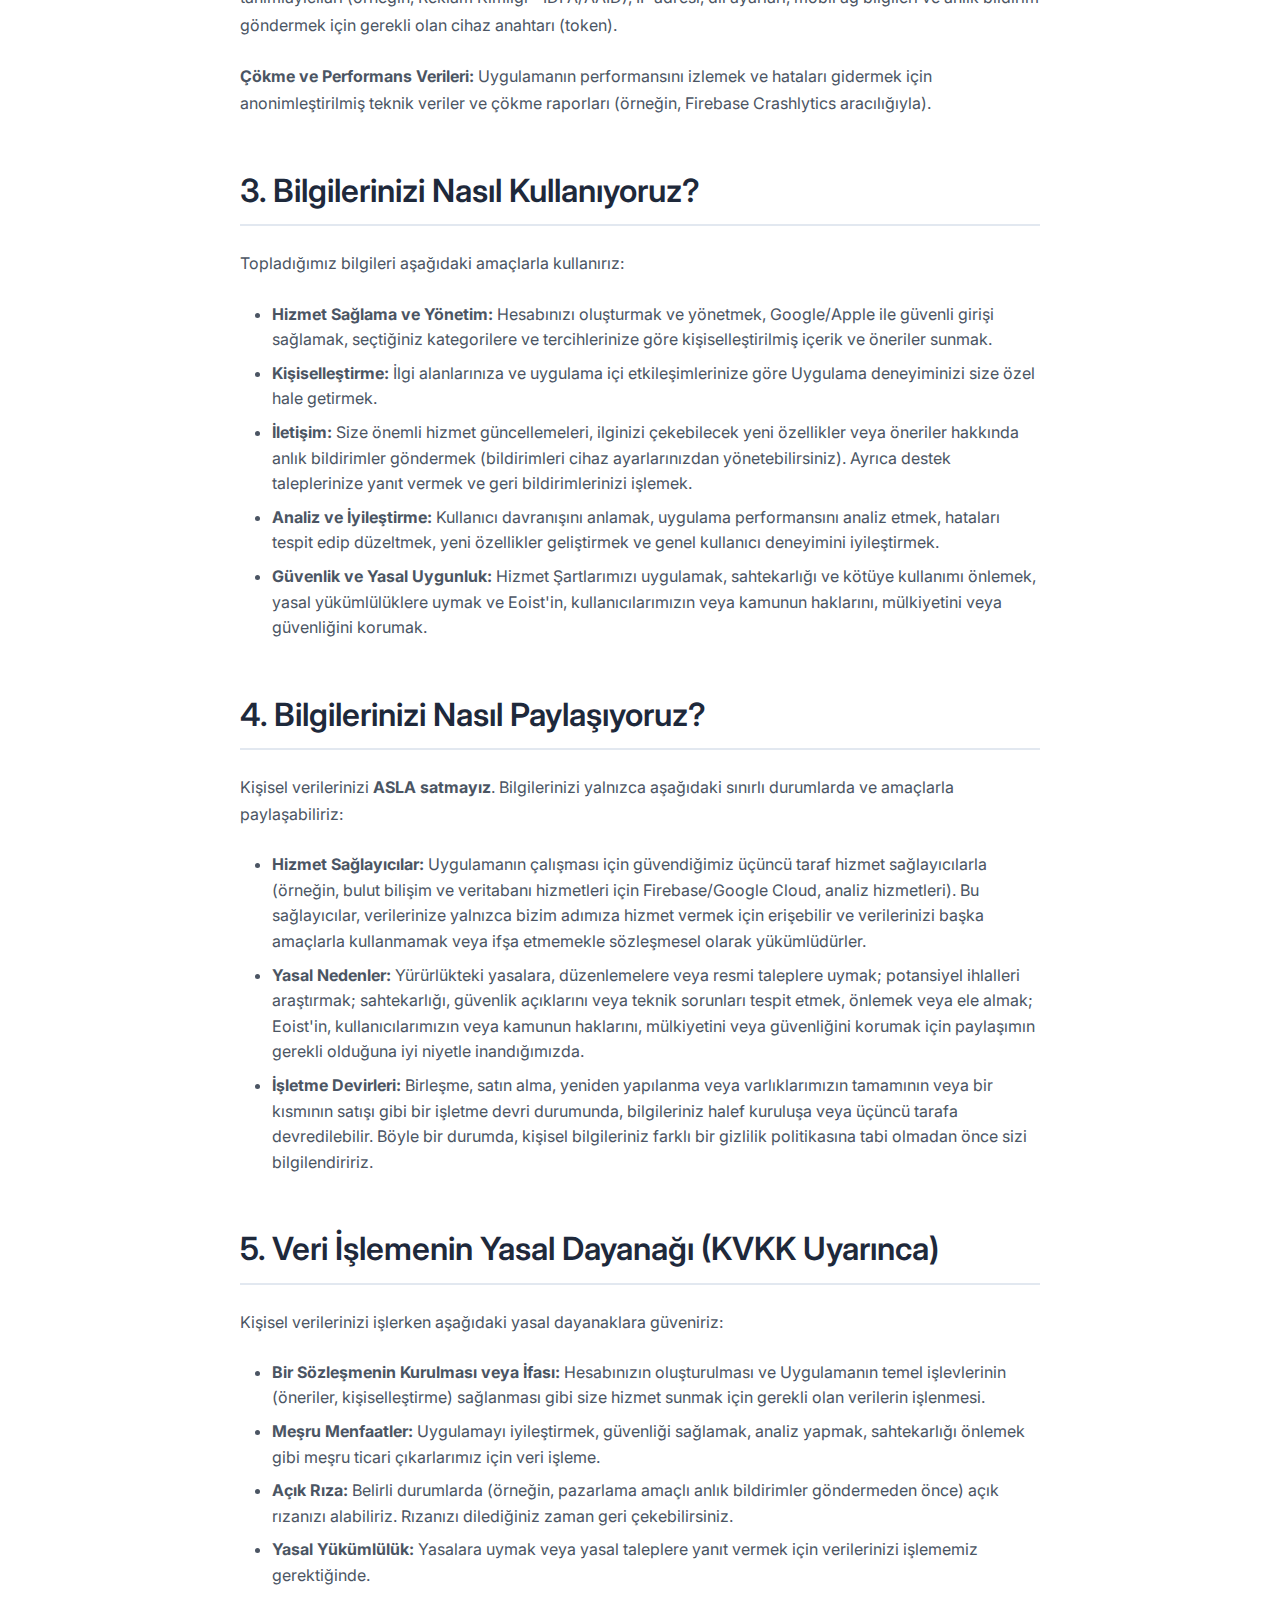
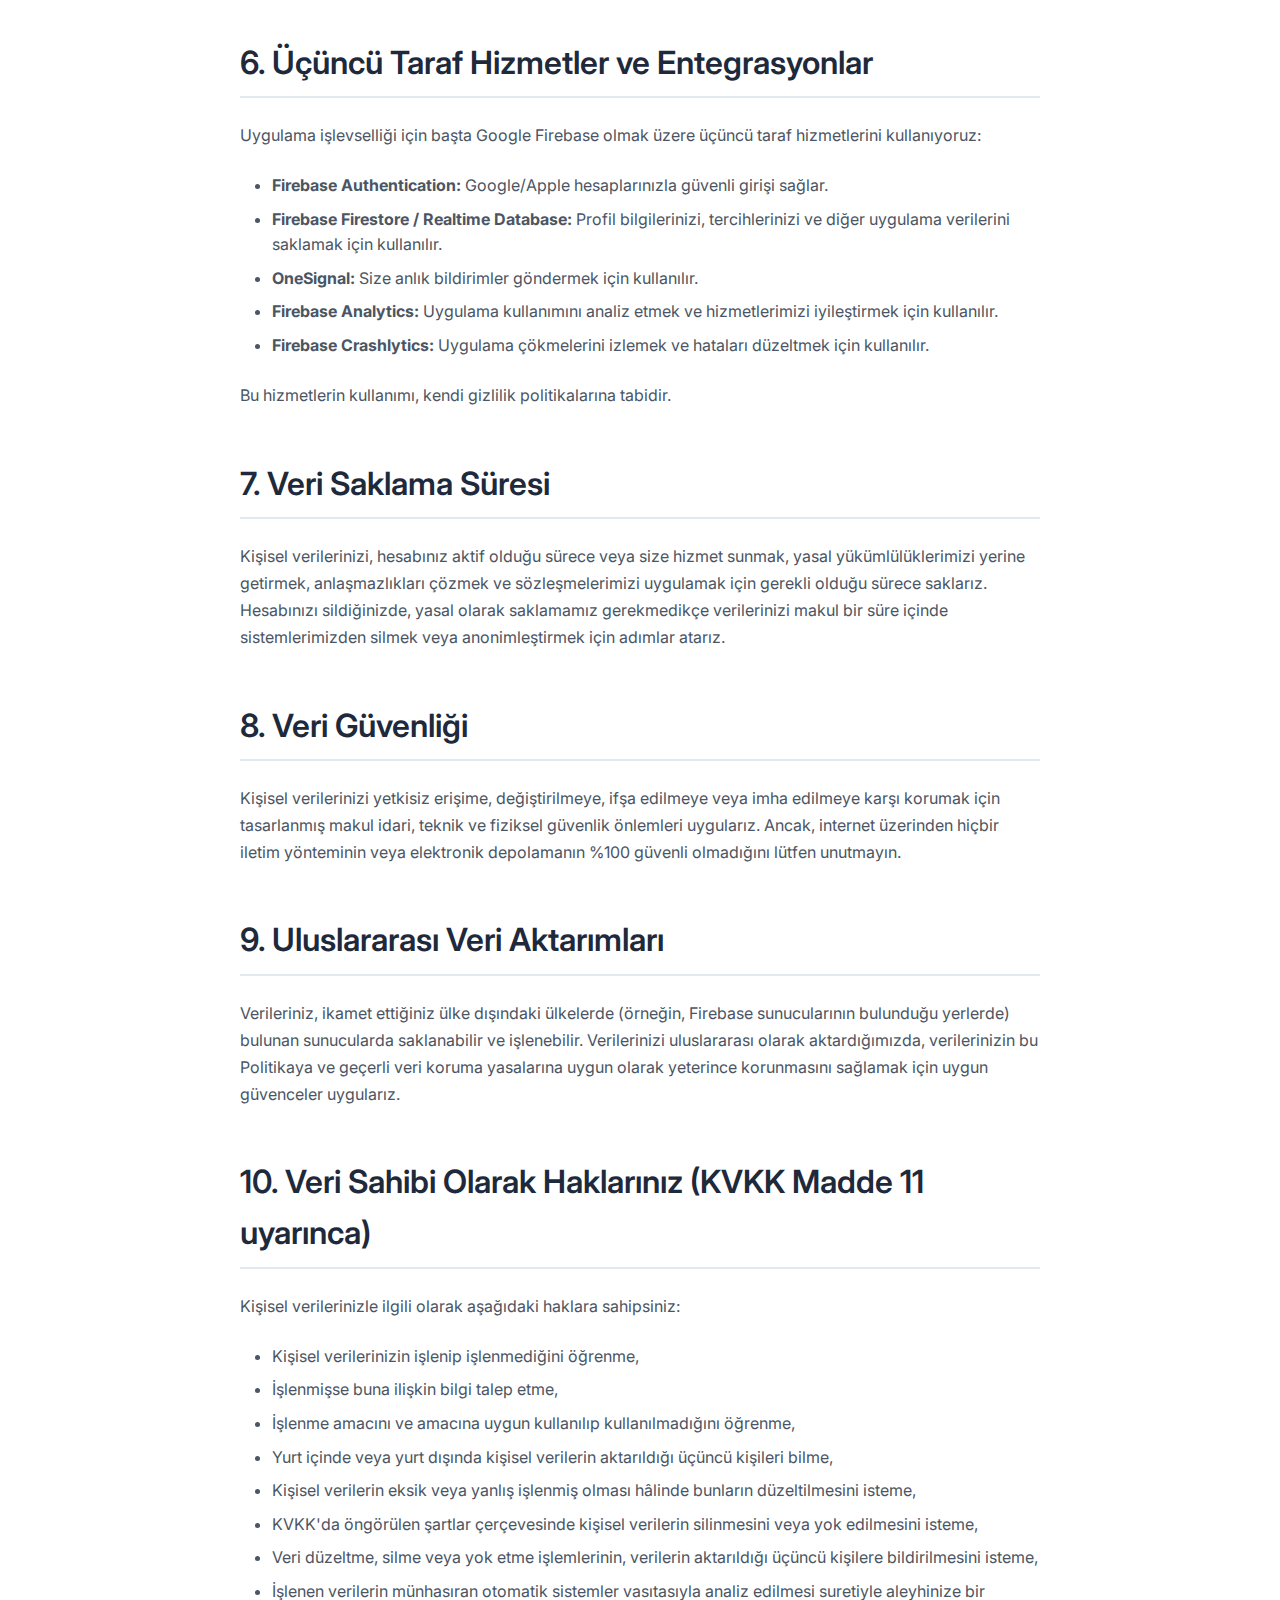
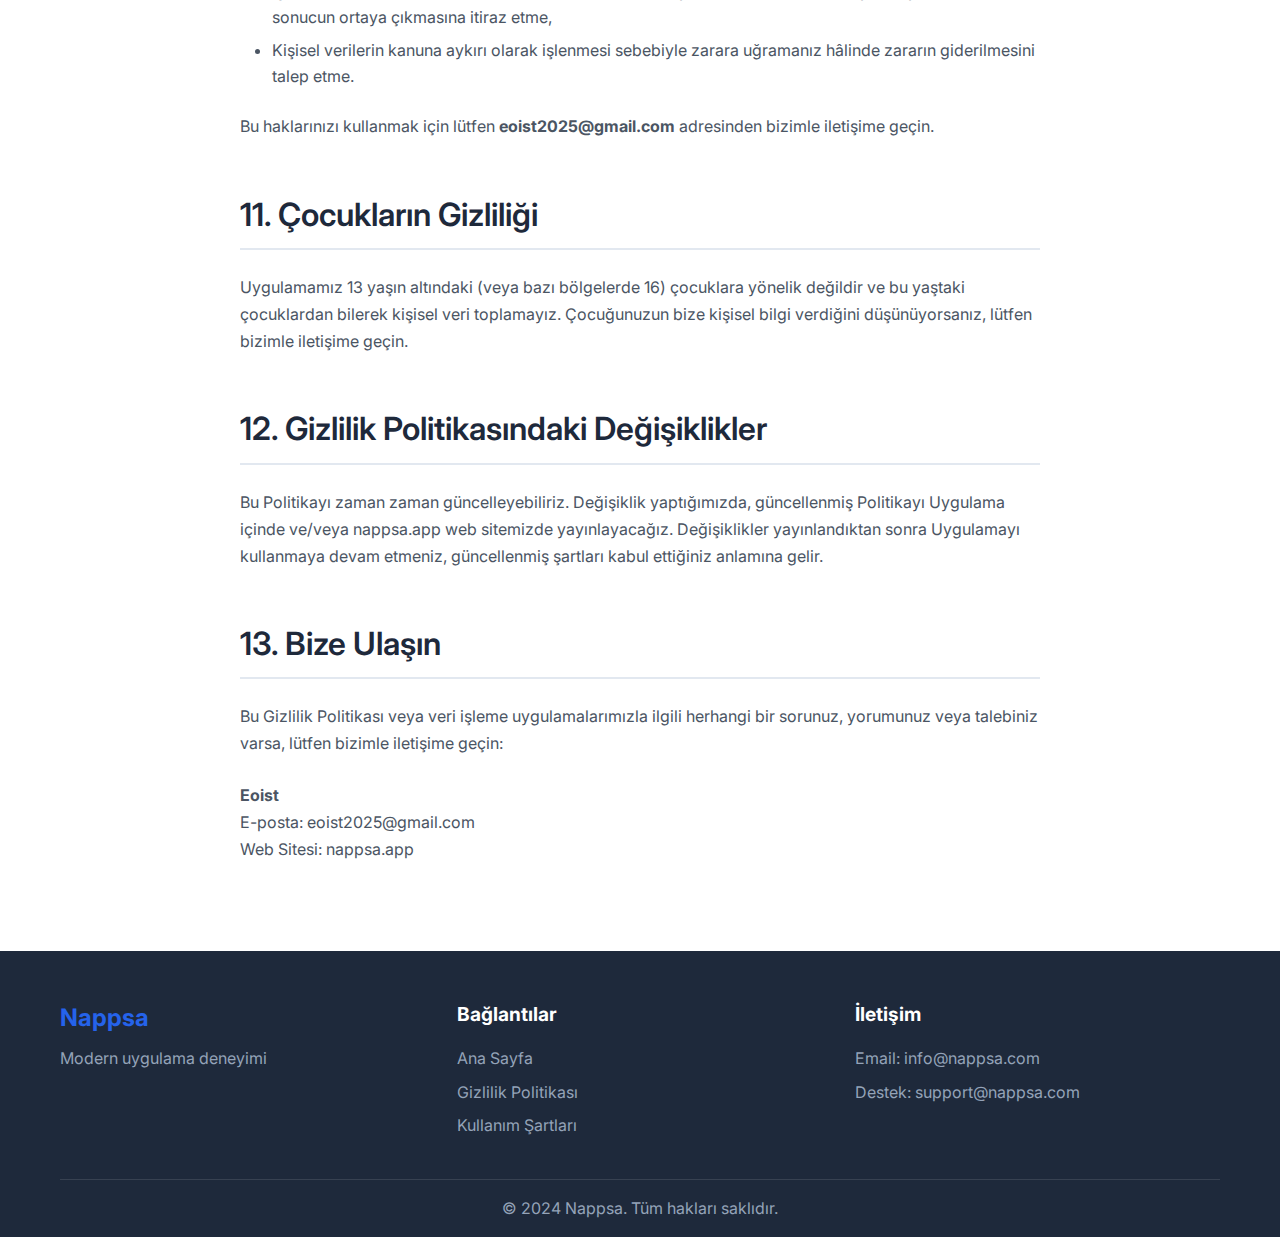
<file: tr/policy.html>
<!DOCTYPE html>
<html lang="tr">
<head>
    <meta charset="UTF-8">
    <meta name="viewport" content="width=device-width, initial-scale=1.0">
    <title>Gizlilik Politikası - Nappsa</title>
    <link rel="stylesheet" href="../styles.css">
    <link href="https://fonts.googleapis.com/css2?family=Inter:wght@300;400;500;600;700&display=swap" rel="stylesheet">
</head>
<body>
    <header class="header">
        <nav class="nav">
            <div class="nav-brand">
                <img src="../icon.png" alt="Nappsa Logo" class="nav-logo">
                <h1>Nappsa</h1>
            </div>
            <ul class="nav-links">
                <li><a href="../index.html" class="nav-link">Ana Sayfa</a></li>
                <li><a href="policy.html" class="nav-link active">Gizlilik Politikası</a></li>
                <li><a href="tos.html" class="nav-link">Kullanım Şartları</a></li>
            </ul>
        </nav>
    </header>

    <main class="main">
        <section class="page-header">
            <div class="container">
                <h1>Nappsa Gizlilik Politikası</h1>
                <p class="page-subtitle">Yürürlük Tarihi: 21 Nisan 2025 | Son Güncelleme Tarihi: 21 Nisan 2025</p>
            </div>
        </section>

        <section class="content">
            <div class="container">
                <div class="content-wrapper">
                    <h2>1. Giriş</h2>
                    <p>Bu Gizlilik Politikası ("Politika"), Eoist ("Eoist", "biz", "bize", "bizim") tarafından geliştirilen ve işletilen Nappsa mobil uygulamasını ("Uygulama") kullanmanızla bağlantılı olarak kişisel verilerinizin nasıl toplandığını, kullanıldığını, paylaşıldığını ve korunduğunu açıklamaktadır. Aynı zamanda bu verilerle ilgili haklarınızı da belirtir.</p>
                    <p>Uygulamayı indirerek, yükleyerek, erişerek veya kullanarak, bu Politikada açıklanan veri işleme faaliyetlerini anladığınızı ve kabul ettiğinizi beyan edersiniz. Lütfen bu Politikayı dikkatlice okuyun.</p>
                    <p><strong>İletişim Bilgilerimiz:</strong> E-posta: eoist2025@gmail.com | Web Sitesi: nappsa.app</p>

                    <h2>2. Topladığımız Bilgiler</h2>
                    <p>Size zengin ve kişiselleştirilmiş bir deneyim sunmak için aşağıdaki türde bilgileri topluyoruz:</p>

                    <h3>2.1 Doğrudan Sağladığınız Bilgiler:</h3>
                    <p><strong>Hesap Bilgileri:</strong> Uygulamamıza kayıt olurken sağladığınız temel bilgiler (örneğin, ad, soyad, e-posta adresi). Bu bilgiler, deneyiminizi kişiselleştirmek ve hesabınızı yönetmek için kullanılır.</p>
                    <p><strong>Tercihler ve Etkileşimler:</strong> Uygulama içinde seçtiğiniz ilgi kategorileri, beğendiğiniz veya "favorilerinize" eklediğiniz içerikler.</p>
                    <p><strong>İletişim:</strong> Destek talepleri, geri bildirimler veya diğer iletişimler sırasında bize sağladığınız bilgiler.</p>

                    <h3>2.2 Üçüncü Taraf Kimlik Doğrulama Yoluyla Toplanan Bilgiler:</h3>
                    <p><strong>Kimlik Doğrulama Verileri:</strong> Google veya Apple hesabınızı kullanarak Uygulamaya giriş yapmayı seçtiğinizde, kimliğinizi doğrulamak için Firebase Authentication kullanırız. Bu süreçte, Google veya Apple hesabınızla ilişkili temel profil bilgilerine (örneğin, adınız, e-posta adresiniz, profil resminiz - Google/Apple tarafından sağlandığı ve sizin izin verdiğiniz ölçüde) ve benzersiz bir kimlik doğrulama anahtarına (Firebase Kullanıcı ID) erişebiliriz. <strong>Önemli:</strong> Google veya Apple hesap şifrenize asla erişmeyiz veya saklamayız.</p>

                    <h3>2.3 Otomatik Olarak Toplanan Bilgiler:</h3>
                    <p><strong>Kullanım ve Etkileşim Verileri:</strong> Uygulama içinde gerçekleştirdiğiniz eylemler (içerikleri görüntüleme), uygulama içi gezinme, harcanan süre ve paylaşılan içerikler.</p>
                    <p><strong>Cihaz ve Teknik Bilgiler:</strong> Mobil cihazınızın modeli, işletim sistemi türü ve sürümü, benzersiz cihaz tanımlayıcıları (örneğin, Reklam Kimliği - IDFA/AAID), IP adresi, dil ayarları, mobil ağ bilgileri ve anlık bildirim göndermek için gerekli olan cihaz anahtarı (token).</p>
                    <p><strong>Çökme ve Performans Verileri:</strong> Uygulamanın performansını izlemek ve hataları gidermek için anonimleştirilmiş teknik veriler ve çökme raporları (örneğin, Firebase Crashlytics aracılığıyla).</p>

                    <h2>3. Bilgilerinizi Nasıl Kullanıyoruz?</h2>
                    <p>Topladığımız bilgileri aşağıdaki amaçlarla kullanırız:</p>
                    <ul>
                        <li><strong>Hizmet Sağlama ve Yönetim:</strong> Hesabınızı oluşturmak ve yönetmek, Google/Apple ile güvenli girişi sağlamak, seçtiğiniz kategorilere ve tercihlerinize göre kişiselleştirilmiş içerik ve öneriler sunmak.</li>
                        <li><strong>Kişiselleştirme:</strong> İlgi alanlarınıza ve uygulama içi etkileşimlerinize göre Uygulama deneyiminizi size özel hale getirmek.</li>
                        <li><strong>İletişim:</strong> Size önemli hizmet güncellemeleri, ilginizi çekebilecek yeni özellikler veya öneriler hakkında anlık bildirimler göndermek (bildirimleri cihaz ayarlarınızdan yönetebilirsiniz). Ayrıca destek taleplerinize yanıt vermek ve geri bildirimlerinizi işlemek.</li>
                        <li><strong>Analiz ve İyileştirme:</strong> Kullanıcı davranışını anlamak, uygulama performansını analiz etmek, hataları tespit edip düzeltmek, yeni özellikler geliştirmek ve genel kullanıcı deneyimini iyileştirmek.</li>
                        <li><strong>Güvenlik ve Yasal Uygunluk:</strong> Hizmet Şartlarımızı uygulamak, sahtekarlığı ve kötüye kullanımı önlemek, yasal yükümlülüklere uymak ve Eoist'in, kullanıcılarımızın veya kamunun haklarını, mülkiyetini veya güvenliğini korumak.</li>
                    </ul>

                    <h2>4. Bilgilerinizi Nasıl Paylaşıyoruz?</h2>
                    <p>Kişisel verilerinizi <strong>ASLA satmayız</strong>. Bilgilerinizi yalnızca aşağıdaki sınırlı durumlarda ve amaçlarla paylaşabiliriz:</p>
                    <ul>
                        <li><strong>Hizmet Sağlayıcılar:</strong> Uygulamanın çalışması için güvendiğimiz üçüncü taraf hizmet sağlayıcılarla (örneğin, bulut bilişim ve veritabanı hizmetleri için Firebase/Google Cloud, analiz hizmetleri). Bu sağlayıcılar, verilerinize yalnızca bizim adımıza hizmet vermek için erişebilir ve verilerinizi başka amaçlarla kullanmamak veya ifşa etmemekle sözleşmesel olarak yükümlüdürler.</li>
                        <li><strong>Yasal Nedenler:</strong> Yürürlükteki yasalara, düzenlemelere veya resmi taleplere uymak; potansiyel ihlalleri araştırmak; sahtekarlığı, güvenlik açıklarını veya teknik sorunları tespit etmek, önlemek veya ele almak; Eoist'in, kullanıcılarımızın veya kamunun haklarını, mülkiyetini veya güvenliğini korumak için paylaşımın gerekli olduğuna iyi niyetle inandığımızda.</li>
                        <li><strong>İşletme Devirleri:</strong> Birleşme, satın alma, yeniden yapılanma veya varlıklarımızın tamamının veya bir kısmının satışı gibi bir işletme devri durumunda, bilgileriniz halef kuruluşa veya üçüncü tarafa devredilebilir. Böyle bir durumda, kişisel bilgileriniz farklı bir gizlilik politikasına tabi olmadan önce sizi bilgilendiririz.</li>
                    </ul>

                    <h2>5. Veri İşlemenin Yasal Dayanağı (KVKK Uyarınca)</h2>
                    <p>Kişisel verilerinizi işlerken aşağıdaki yasal dayanaklara güveniriz:</p>
                    <ul>
                        <li><strong>Bir Sözleşmenin Kurulması veya İfası:</strong> Hesabınızın oluşturulması ve Uygulamanın temel işlevlerinin (öneriler, kişiselleştirme) sağlanması gibi size hizmet sunmak için gerekli olan verilerin işlenmesi.</li>
                        <li><strong>Meşru Menfaatler:</strong> Uygulamayı iyileştirmek, güvenliği sağlamak, analiz yapmak, sahtekarlığı önlemek gibi meşru ticari çıkarlarımız için veri işleme.</li>
                        <li><strong>Açık Rıza:</strong> Belirli durumlarda (örneğin, pazarlama amaçlı anlık bildirimler göndermeden önce) açık rızanızı alabiliriz. Rızanızı dilediğiniz zaman geri çekebilirsiniz.</li>
                        <li><strong>Yasal Yükümlülük:</strong> Yasalara uymak veya yasal taleplere yanıt vermek için verilerinizi işlememiz gerektiğinde.</li>
                    </ul>

                    <h2>6. Üçüncü Taraf Hizmetler ve Entegrasyonlar</h2>
                    <p>Uygulama işlevselliği için başta Google Firebase olmak üzere üçüncü taraf hizmetlerini kullanıyoruz:</p>
                    <ul>
                        <li><strong>Firebase Authentication:</strong> Google/Apple hesaplarınızla güvenli girişi sağlar.</li>
                        <li><strong>Firebase Firestore / Realtime Database:</strong> Profil bilgilerinizi, tercihlerinizi ve diğer uygulama verilerini saklamak için kullanılır.</li>
                        <li><strong>OneSignal:</strong> Size anlık bildirimler göndermek için kullanılır.</li>
                        <li><strong>Firebase Analytics:</strong> Uygulama kullanımını analiz etmek ve hizmetlerimizi iyileştirmek için kullanılır.</li>
                        <li><strong>Firebase Crashlytics:</strong> Uygulama çökmelerini izlemek ve hataları düzeltmek için kullanılır.</li>
                    </ul>
                    <p>Bu hizmetlerin kullanımı, kendi gizlilik politikalarına tabidir.</p>

                    <h2>7. Veri Saklama Süresi</h2>
                    <p>Kişisel verilerinizi, hesabınız aktif olduğu sürece veya size hizmet sunmak, yasal yükümlülüklerimizi yerine getirmek, anlaşmazlıkları çözmek ve sözleşmelerimizi uygulamak için gerekli olduğu sürece saklarız. Hesabınızı sildiğinizde, yasal olarak saklamamız gerekmedikçe verilerinizi makul bir süre içinde sistemlerimizden silmek veya anonimleştirmek için adımlar atarız.</p>

                    <h2>8. Veri Güvenliği</h2>
                    <p>Kişisel verilerinizi yetkisiz erişime, değiştirilmeye, ifşa edilmeye veya imha edilmeye karşı korumak için tasarlanmış makul idari, teknik ve fiziksel güvenlik önlemleri uygularız. Ancak, internet üzerinden hiçbir iletim yönteminin veya elektronik depolamanın %100 güvenli olmadığını lütfen unutmayın.</p>

                    <h2>9. Uluslararası Veri Aktarımları</h2>
                    <p>Verileriniz, ikamet ettiğiniz ülke dışındaki ülkelerde (örneğin, Firebase sunucularının bulunduğu yerlerde) bulunan sunucularda saklanabilir ve işlenebilir. Verilerinizi uluslararası olarak aktardığımızda, verilerinizin bu Politikaya ve geçerli veri koruma yasalarına uygun olarak yeterince korunmasını sağlamak için uygun güvenceler uygularız.</p>

                    <h2>10. Veri Sahibi Olarak Haklarınız (KVKK Madde 11 uyarınca)</h2>
                    <p>Kişisel verilerinizle ilgili olarak aşağıdaki haklara sahipsiniz:</p>
                    <ul>
                        <li>Kişisel verilerinizin işlenip işlenmediğini öğrenme,</li>
                        <li>İşlenmişse buna ilişkin bilgi talep etme,</li>
                        <li>İşlenme amacını ve amacına uygun kullanılıp kullanılmadığını öğrenme,</li>
                        <li>Yurt içinde veya yurt dışında kişisel verilerin aktarıldığı üçüncü kişileri bilme,</li>
                        <li>Kişisel verilerin eksik veya yanlış işlenmiş olması hâlinde bunların düzeltilmesini isteme,</li>
                        <li>KVKK'da öngörülen şartlar çerçevesinde kişisel verilerin silinmesini veya yok edilmesini isteme,</li>
                        <li>Veri düzeltme, silme veya yok etme işlemlerinin, verilerin aktarıldığı üçüncü kişilere bildirilmesini isteme,</li>
                        <li>İşlenen verilerin münhasıran otomatik sistemler vasıtasıyla analiz edilmesi suretiyle aleyhinize bir sonucun ortaya çıkmasına itiraz etme,</li>
                        <li>Kişisel verilerin kanuna aykırı olarak işlenmesi sebebiyle zarara uğramanız hâlinde zararın giderilmesini talep etme.</li>
                    </ul>
                    <p>Bu haklarınızı kullanmak için lütfen <strong>eoist2025@gmail.com</strong> adresinden bizimle iletişime geçin.</p>

                    <h2>11. Çocukların Gizliliği</h2>
                    <p>Uygulamamız 13 yaşın altındaki (veya bazı bölgelerde 16) çocuklara yönelik değildir ve bu yaştaki çocuklardan bilerek kişisel veri toplamayız. Çocuğunuzun bize kişisel bilgi verdiğini düşünüyorsanız, lütfen bizimle iletişime geçin.</p>

                    <h2>12. Gizlilik Politikasındaki Değişiklikler</h2>
                    <p>Bu Politikayı zaman zaman güncelleyebiliriz. Değişiklik yaptığımızda, güncellenmiş Politikayı Uygulama içinde ve/veya nappsa.app web sitemizde yayınlayacağız. Değişiklikler yayınlandıktan sonra Uygulamayı kullanmaya devam etmeniz, güncellenmiş şartları kabul ettiğiniz anlamına gelir.</p>

                    <h2>13. Bize Ulaşın</h2>
                    <p>Bu Gizlilik Politikası veya veri işleme uygulamalarımızla ilgili herhangi bir sorunuz, yorumunuz veya talebiniz varsa, lütfen bizimle iletişime geçin:</p>
                    <p><strong>Eoist</strong><br>
                    E-posta: eoist2025@gmail.com<br>
                    Web Sitesi: nappsa.app</p>
                </div>
            </div>
        </section>
    </main>

    <footer class="footer">
        <div class="container">
            <div class="footer-content">
                <div class="footer-brand">
                    <h3>Nappsa</h3>
                    <p>Modern uygulama deneyimi</p>
                </div>
                <div class="footer-links">
                    <h4>Bağlantılar</h4>
                    <ul>
                        <li><a href="../index.html">Ana Sayfa</a></li>
                        <li><a href="policy.html">Gizlilik Politikası</a></li>
                        <li><a href="tos.html">Kullanım Şartları</a></li>
                    </ul>
                </div>
                <div class="footer-contact">
                    <h4>İletişim</h4>
                    <p>Email: info@nappsa.com</p>
                    <p>Destek: support@nappsa.com</p>
                </div>
            </div>
            <div class="footer-bottom">
                <p>&copy; 2024 Nappsa. Tüm hakları saklıdır.</p>
            </div>
        </div>
    </footer>
</body>
</html>
</file>
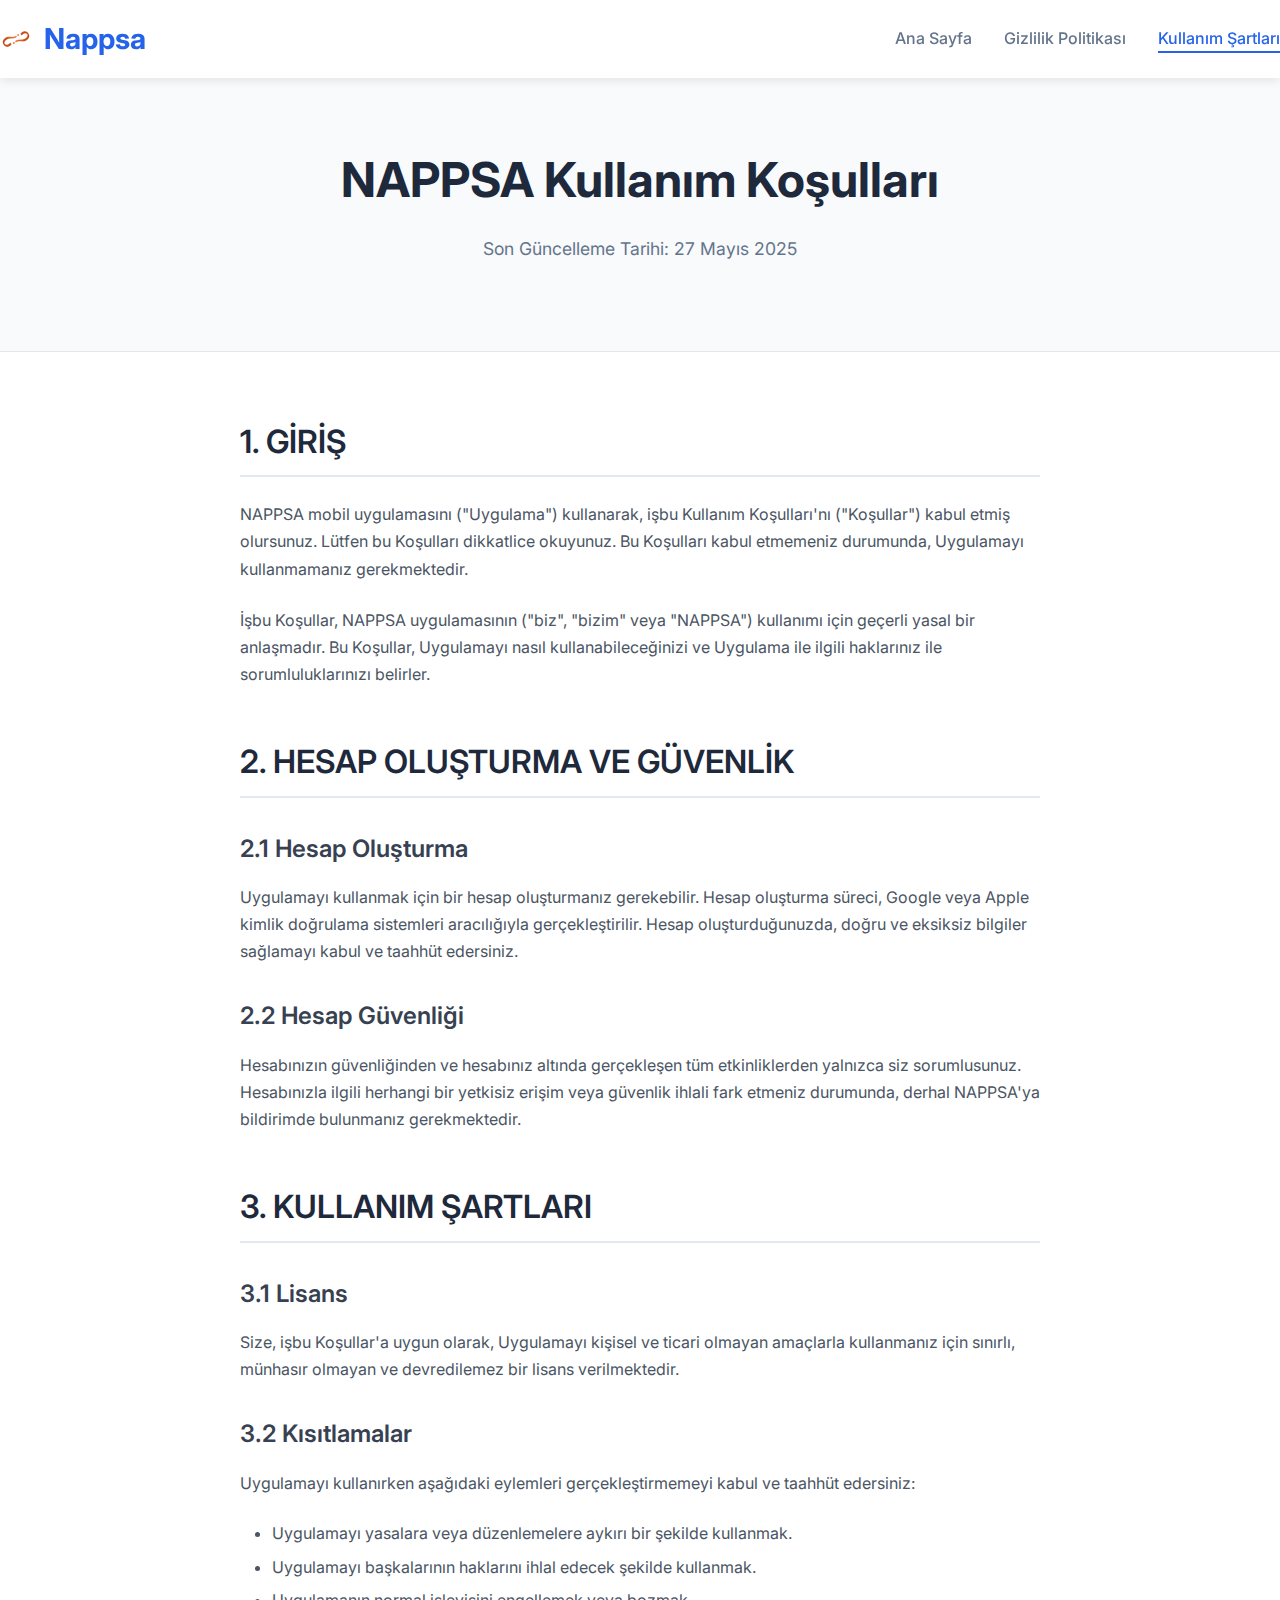
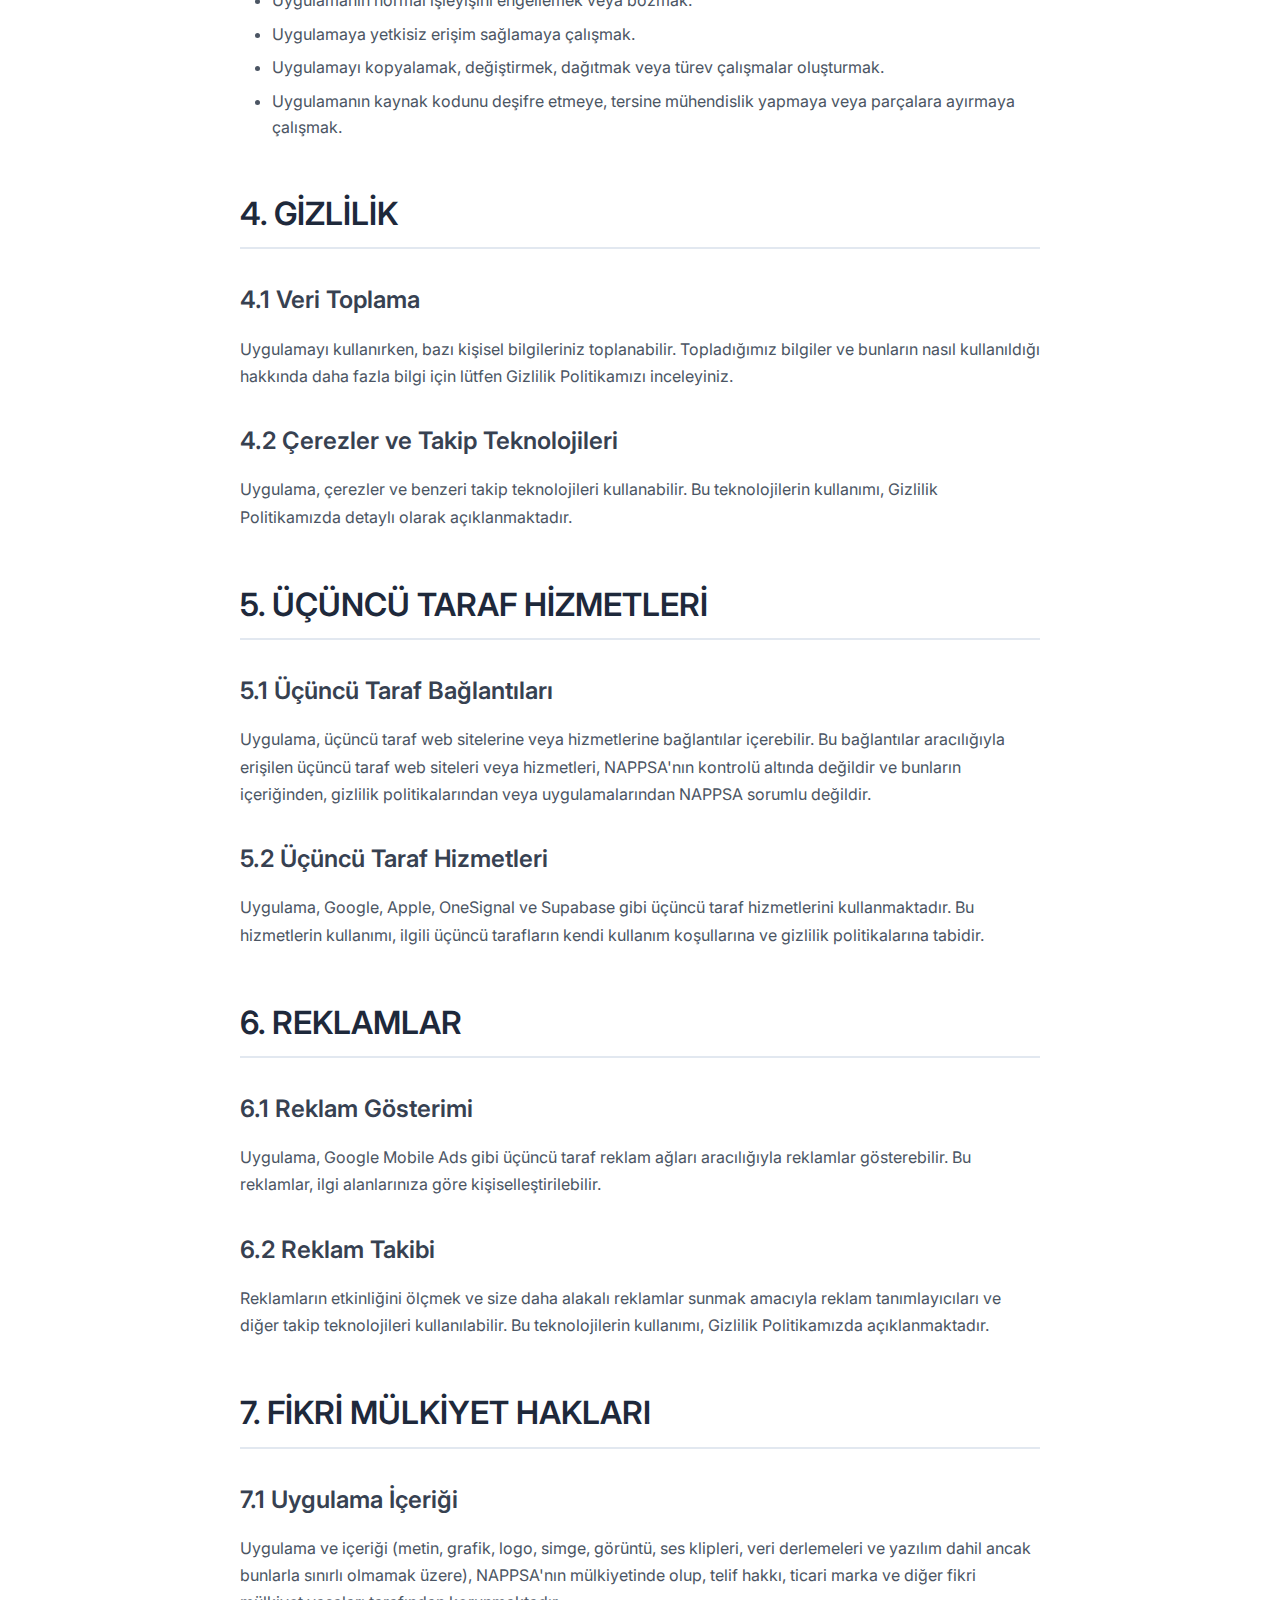
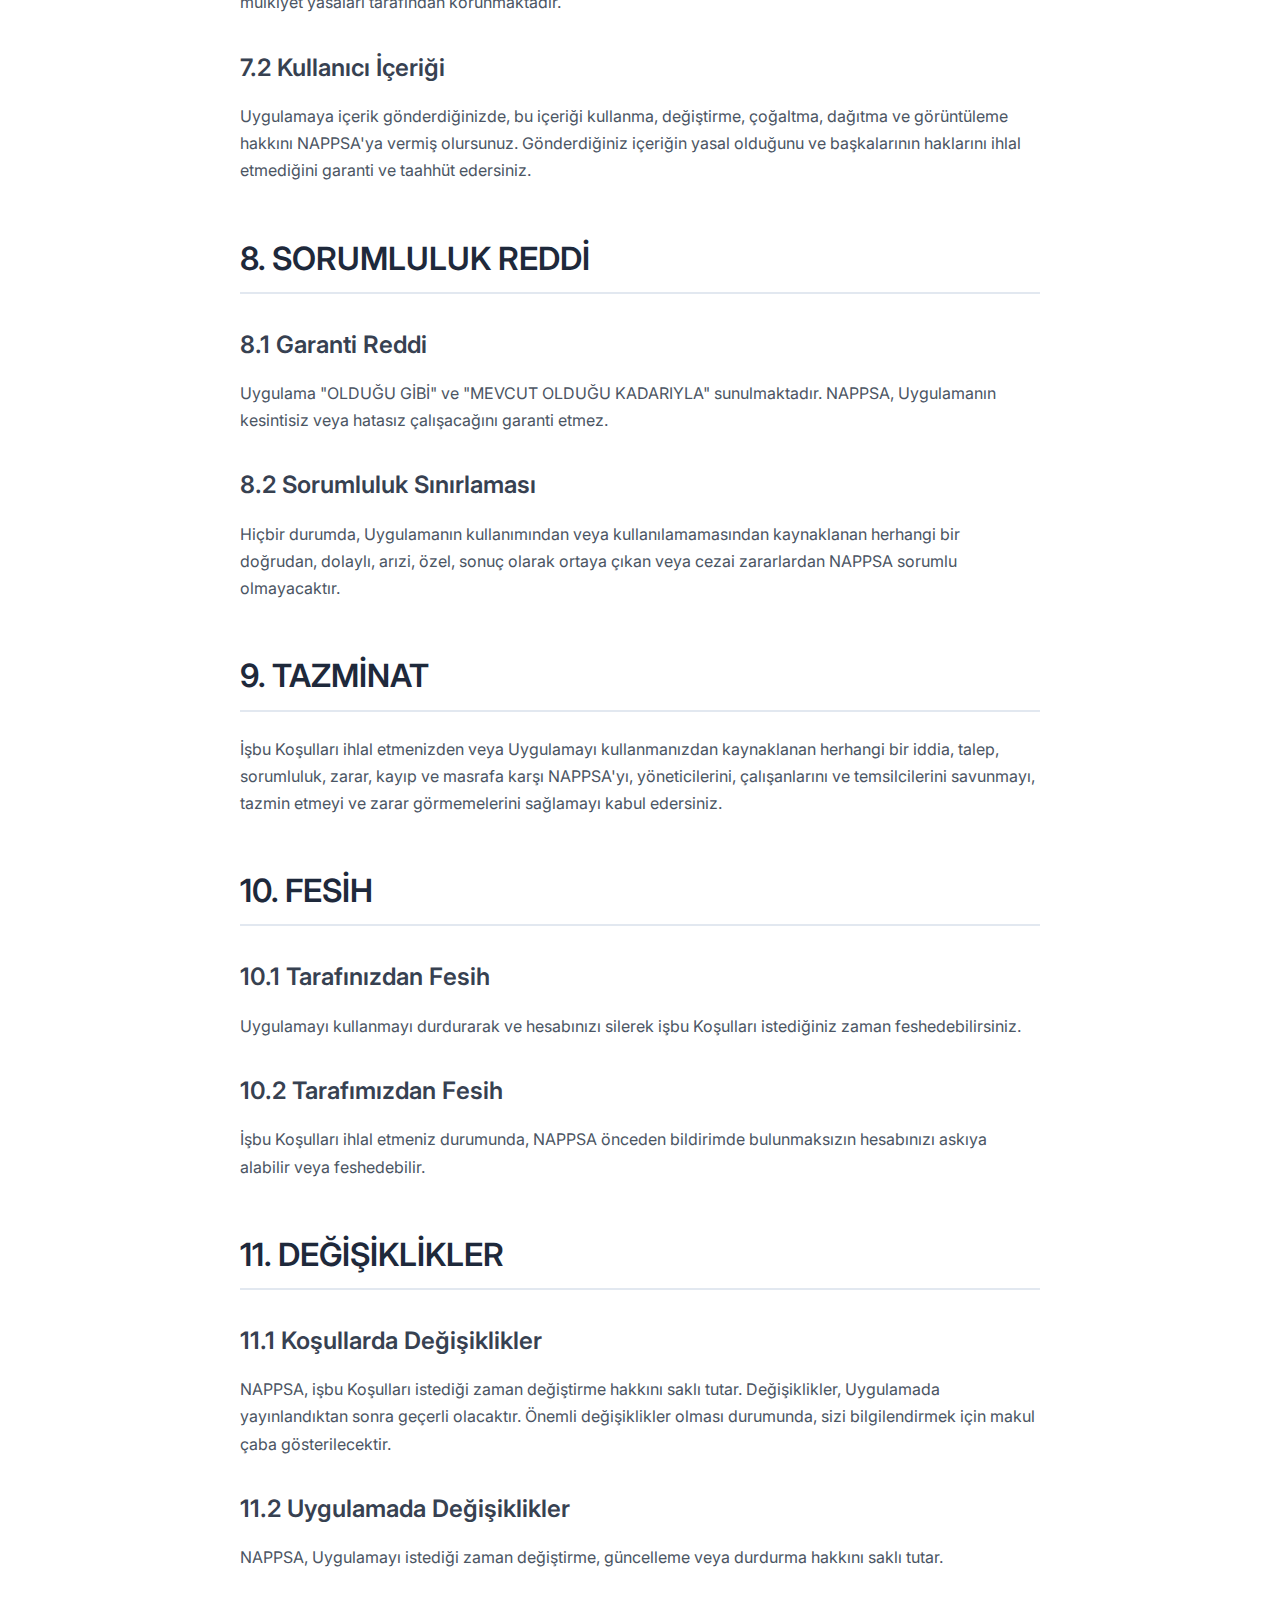
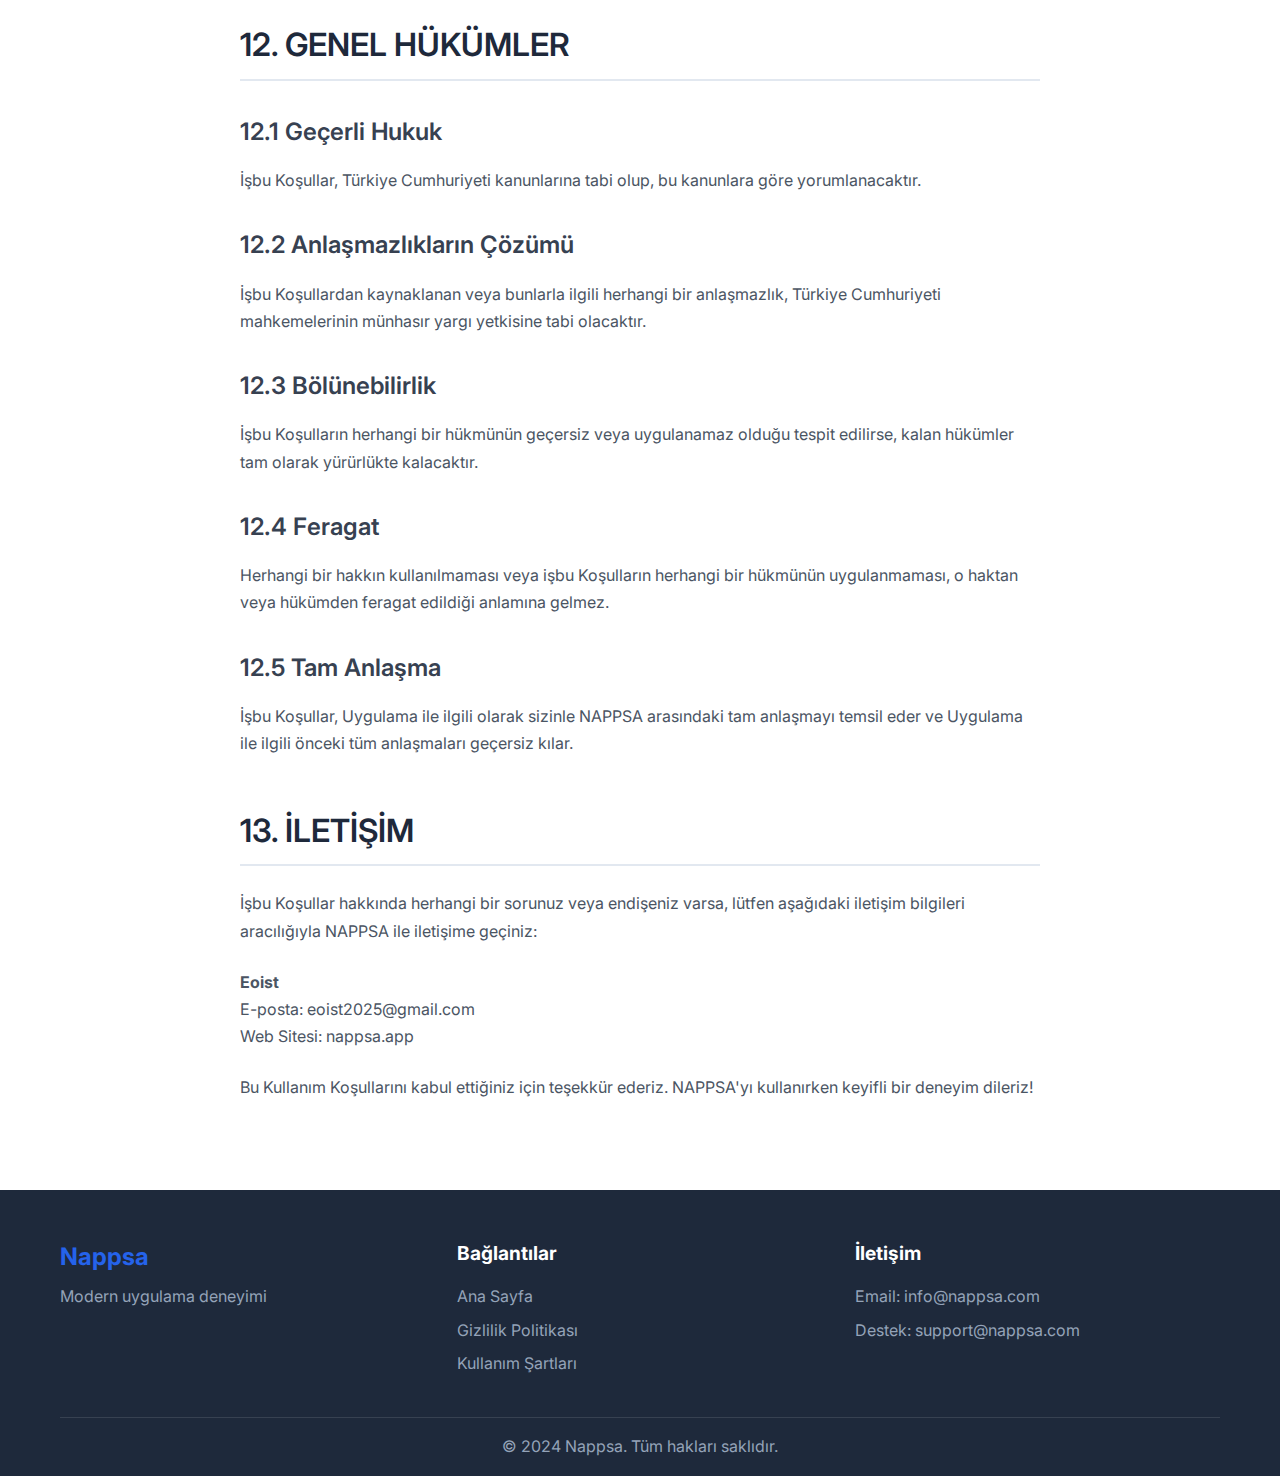
<file: tr/tos.html>
<!DOCTYPE html>
<html lang="tr">
<head>
    <meta charset="UTF-8">
    <meta name="viewport" content="width=device-width, initial-scale=1.0">
    <title>Kullanım Şartları - Nappsa</title>
    <link rel="stylesheet" href="../styles.css">
    <link href="https://fonts.googleapis.com/css2?family=Inter:wght@300;400;500;600;700&display=swap" rel="stylesheet">
</head>
<body>
    <header class="header">
        <nav class="nav">
            <div class="nav-brand">
                <img src="../icon.png" alt="Nappsa Logo" class="nav-logo">
                <h1>Nappsa</h1>
            </div>
            <ul class="nav-links">
                <li><a href="../index.html" class="nav-link">Ana Sayfa</a></li>
                <li><a href="policy.html" class="nav-link">Gizlilik Politikası</a></li>
                <li><a href="tos.html" class="nav-link active">Kullanım Şartları</a></li>
            </ul>
        </nav>
    </header>

    <main class="main">
        <section class="page-header">
            <div class="container">
                <h1>NAPPSA Kullanım Koşulları</h1>
                <p class="page-subtitle">Son Güncelleme Tarihi: 27 Mayıs 2025</p>
            </div>
        </section>

        <section class="content">
            <div class="container">
                <div class="content-wrapper">
                    <h2>1. GİRİŞ</h2>
                    <p>NAPPSA mobil uygulamasını ("Uygulama") kullanarak, işbu Kullanım Koşulları'nı ("Koşullar") kabul etmiş olursunuz. Lütfen bu Koşulları dikkatlice okuyunuz. Bu Koşulları kabul etmemeniz durumunda, Uygulamayı kullanmamanız gerekmektedir.</p>
                    <p>İşbu Koşullar, NAPPSA uygulamasının ("biz", "bizim" veya "NAPPSA") kullanımı için geçerli yasal bir anlaşmadır. Bu Koşullar, Uygulamayı nasıl kullanabileceğinizi ve Uygulama ile ilgili haklarınız ile sorumluluklarınızı belirler.</p>

                    <h2>2. HESAP OLUŞTURMA VE GÜVENLİK</h2>
                    <h3>2.1 Hesap Oluşturma</h3>
                    <p>Uygulamayı kullanmak için bir hesap oluşturmanız gerekebilir. Hesap oluşturma süreci, Google veya Apple kimlik doğrulama sistemleri aracılığıyla gerçekleştirilir. Hesap oluşturduğunuzda, doğru ve eksiksiz bilgiler sağlamayı kabul ve taahhüt edersiniz.</p>

                    <h3>2.2 Hesap Güvenliği</h3>
                    <p>Hesabınızın güvenliğinden ve hesabınız altında gerçekleşen tüm etkinliklerden yalnızca siz sorumlusunuz. Hesabınızla ilgili herhangi bir yetkisiz erişim veya güvenlik ihlali fark etmeniz durumunda, derhal NAPPSA'ya bildirimde bulunmanız gerekmektedir.</p>

                    <h2>3. KULLANIM ŞARTLARI</h2>
                    <h3>3.1 Lisans</h3>
                    <p>Size, işbu Koşullar'a uygun olarak, Uygulamayı kişisel ve ticari olmayan amaçlarla kullanmanız için sınırlı, münhasır olmayan ve devredilemez bir lisans verilmektedir.</p>

                    <h3>3.2 Kısıtlamalar</h3>
                    <p>Uygulamayı kullanırken aşağıdaki eylemleri gerçekleştirmemeyi kabul ve taahhüt edersiniz:</p>
                    <ul>
                        <li>Uygulamayı yasalara veya düzenlemelere aykırı bir şekilde kullanmak.</li>
                        <li>Uygulamayı başkalarının haklarını ihlal edecek şekilde kullanmak.</li>
                        <li>Uygulamanın normal işleyişini engellemek veya bozmak.</li>
                        <li>Uygulamaya yetkisiz erişim sağlamaya çalışmak.</li>
                        <li>Uygulamayı kopyalamak, değiştirmek, dağıtmak veya türev çalışmalar oluşturmak.</li>
                        <li>Uygulamanın kaynak kodunu deşifre etmeye, tersine mühendislik yapmaya veya parçalara ayırmaya çalışmak.</li>
                    </ul>

                    <h2>4. GİZLİLİK</h2>
                    <h3>4.1 Veri Toplama</h3>
                    <p>Uygulamayı kullanırken, bazı kişisel bilgileriniz toplanabilir. Topladığımız bilgiler ve bunların nasıl kullanıldığı hakkında daha fazla bilgi için lütfen Gizlilik Politikamızı inceleyiniz.</p>

                    <h3>4.2 Çerezler ve Takip Teknolojileri</h3>
                    <p>Uygulama, çerezler ve benzeri takip teknolojileri kullanabilir. Bu teknolojilerin kullanımı, Gizlilik Politikamızda detaylı olarak açıklanmaktadır.</p>

                    <h2>5. ÜÇÜNCÜ TARAF HİZMETLERİ</h2>
                    <h3>5.1 Üçüncü Taraf Bağlantıları</h3>
                    <p>Uygulama, üçüncü taraf web sitelerine veya hizmetlerine bağlantılar içerebilir. Bu bağlantılar aracılığıyla erişilen üçüncü taraf web siteleri veya hizmetleri, NAPPSA'nın kontrolü altında değildir ve bunların içeriğinden, gizlilik politikalarından veya uygulamalarından NAPPSA sorumlu değildir.</p>

                    <h3>5.2 Üçüncü Taraf Hizmetleri</h3>
                    <p>Uygulama, Google, Apple, OneSignal ve Supabase gibi üçüncü taraf hizmetlerini kullanmaktadır. Bu hizmetlerin kullanımı, ilgili üçüncü tarafların kendi kullanım koşullarına ve gizlilik politikalarına tabidir.</p>

                    <h2>6. REKLAMLAR</h2>
                    <h3>6.1 Reklam Gösterimi</h3>
                    <p>Uygulama, Google Mobile Ads gibi üçüncü taraf reklam ağları aracılığıyla reklamlar gösterebilir. Bu reklamlar, ilgi alanlarınıza göre kişiselleştirilebilir.</p>

                    <h3>6.2 Reklam Takibi</h3>
                    <p>Reklamların etkinliğini ölçmek ve size daha alakalı reklamlar sunmak amacıyla reklam tanımlayıcıları ve diğer takip teknolojileri kullanılabilir. Bu teknolojilerin kullanımı, Gizlilik Politikamızda açıklanmaktadır.</p>

                    <h2>7. FİKRİ MÜLKİYET HAKLARI</h2>
                    <h3>7.1 Uygulama İçeriği</h3>
                    <p>Uygulama ve içeriği (metin, grafik, logo, simge, görüntü, ses klipleri, veri derlemeleri ve yazılım dahil ancak bunlarla sınırlı olmamak üzere), NAPPSA'nın mülkiyetinde olup, telif hakkı, ticari marka ve diğer fikri mülkiyet yasaları tarafından korunmaktadır.</p>

                    <h3>7.2 Kullanıcı İçeriği</h3>
                    <p>Uygulamaya içerik gönderdiğinizde, bu içeriği kullanma, değiştirme, çoğaltma, dağıtma ve görüntüleme hakkını NAPPSA'ya vermiş olursunuz. Gönderdiğiniz içeriğin yasal olduğunu ve başkalarının haklarını ihlal etmediğini garanti ve taahhüt edersiniz.</p>

                    <h2>8. SORUMLULUK REDDİ</h2>
                    <h3>8.1 Garanti Reddi</h3>
                    <p>Uygulama "OLDUĞU GİBİ" ve "MEVCUT OLDUĞU KADARIYLA" sunulmaktadır. NAPPSA, Uygulamanın kesintisiz veya hatasız çalışacağını garanti etmez.</p>

                    <h3>8.2 Sorumluluk Sınırlaması</h3>
                    <p>Hiçbir durumda, Uygulamanın kullanımından veya kullanılamamasından kaynaklanan herhangi bir doğrudan, dolaylı, arızi, özel, sonuç olarak ortaya çıkan veya cezai zararlardan NAPPSA sorumlu olmayacaktır.</p>

                    <h2>9. TAZMİNAT</h2>
                    <p>İşbu Koşulları ihlal etmenizden veya Uygulamayı kullanmanızdan kaynaklanan herhangi bir iddia, talep, sorumluluk, zarar, kayıp ve masrafa karşı NAPPSA'yı, yöneticilerini, çalışanlarını ve temsilcilerini savunmayı, tazmin etmeyi ve zarar görmemelerini sağlamayı kabul edersiniz.</p>

                    <h2>10. FESİH</h2>
                    <h3>10.1 Tarafınızdan Fesih</h3>
                    <p>Uygulamayı kullanmayı durdurarak ve hesabınızı silerek işbu Koşulları istediğiniz zaman feshedebilirsiniz.</p>

                    <h3>10.2 Tarafımızdan Fesih</h3>
                    <p>İşbu Koşulları ihlal etmeniz durumunda, NAPPSA önceden bildirimde bulunmaksızın hesabınızı askıya alabilir veya feshedebilir.</p>

                    <h2>11. DEĞİŞİKLİKLER</h2>
                    <h3>11.1 Koşullarda Değişiklikler</h3>
                    <p>NAPPSA, işbu Koşulları istediği zaman değiştirme hakkını saklı tutar. Değişiklikler, Uygulamada yayınlandıktan sonra geçerli olacaktır. Önemli değişiklikler olması durumunda, sizi bilgilendirmek için makul çaba gösterilecektir.</p>

                    <h3>11.2 Uygulamada Değişiklikler</h3>
                    <p>NAPPSA, Uygulamayı istediği zaman değiştirme, güncelleme veya durdurma hakkını saklı tutar.</p>

                    <h2>12. GENEL HÜKÜMLER</h2>
                    <h3>12.1 Geçerli Hukuk</h3>
                    <p>İşbu Koşullar, Türkiye Cumhuriyeti kanunlarına tabi olup, bu kanunlara göre yorumlanacaktır.</p>

                    <h3>12.2 Anlaşmazlıkların Çözümü</h3>
                    <p>İşbu Koşullardan kaynaklanan veya bunlarla ilgili herhangi bir anlaşmazlık, Türkiye Cumhuriyeti mahkemelerinin münhasır yargı yetkisine tabi olacaktır.</p>

                    <h3>12.3 Bölünebilirlik</h3>
                    <p>İşbu Koşulların herhangi bir hükmünün geçersiz veya uygulanamaz olduğu tespit edilirse, kalan hükümler tam olarak yürürlükte kalacaktır.</p>

                    <h3>12.4 Feragat</h3>
                    <p>Herhangi bir hakkın kullanılmaması veya işbu Koşulların herhangi bir hükmünün uygulanmaması, o haktan veya hükümden feragat edildiği anlamına gelmez.</p>

                    <h3>12.5 Tam Anlaşma</h3>
                    <p>İşbu Koşullar, Uygulama ile ilgili olarak sizinle NAPPSA arasındaki tam anlaşmayı temsil eder ve Uygulama ile ilgili önceki tüm anlaşmaları geçersiz kılar.</p>

                    <h2>13. İLETİŞİM</h2>
                    <p>İşbu Koşullar hakkında herhangi bir sorunuz veya endişeniz varsa, lütfen aşağıdaki iletişim bilgileri aracılığıyla NAPPSA ile iletişime geçiniz:</p>
                    <p><strong>Eoist</strong><br>
                    E-posta: eoist2025@gmail.com<br>
                    Web Sitesi: nappsa.app</p>

                    <p>Bu Kullanım Koşullarını kabul ettiğiniz için teşekkür ederiz. NAPPSA'yı kullanırken keyifli bir deneyim dileriz!</p>
                </div>
            </div>
        </section>
    </main>

    <footer class="footer">
        <div class="container">
            <div class="footer-content">
                <div class="footer-brand">
                    <h3>Nappsa</h3>
                    <p>Modern uygulama deneyimi</p>
                </div>
                <div class="footer-links">
                    <h4>Bağlantılar</h4>
                    <ul>
                        <li><a href="../index.html">Ana Sayfa</a></li>
                        <li><a href="policy.html">Gizlilik Politikası</a></li>
                        <li><a href="tos.html">Kullanım Şartları</a></li>
                    </ul>
                </div>
                <div class="footer-contact">
                    <h4>İletişim</h4>
                    <p>Email: info@nappsa.com</p>
                    <p>Destek: support@nappsa.com</p>
                </div>
            </div>
            <div class="footer-bottom">
                <p>&copy; 2024 Nappsa. Tüm hakları saklıdır.</p>
            </div>
        </div>
    </footer>
</body>
</html>
</file>
<file: styles.css>
/* Reset ve temel stiller */
* {
    margin: 0;
    padding: 0;
    box-sizing: border-box;
}

body {
    font-family: 'Inter', -apple-system, BlinkMacSystemFont, 'Segoe UI', Roboto, sans-serif;
    line-height: 1.6;
    color: #333;
    background-color: #fff;
}

/* Container */
.container {
    max-width: 1200px;
    margin: 0 auto;
    padding: 0 20px;
}

/* Header */
.header {
    background: #fff;
    box-shadow: 0 2px 10px rgba(0, 0, 0, 0.1);
    position: sticky;
    top: 0;
    z-index: 100;
}

.nav {
    display: flex;
    justify-content: space-between;
    align-items: center;
    padding: 1rem 0;
}

.nav-brand {
    display: flex;
    align-items: center;
    gap: 0.75rem;
}

.nav-logo {
    width: 32px;
    height: 32px;
    object-fit: contain;
}

.nav-brand h1 {
    color: #2563eb;
    font-size: 1.8rem;
    font-weight: 700;
    margin: 0;
}

.nav-links {
    display: flex;
    list-style: none;
    gap: 2rem;
}

.nav-link {
    text-decoration: none;
    color: #64748b;
    font-weight: 500;
    transition: color 0.3s ease;
    position: relative;
}

.nav-link:hover,
.nav-link.active {
    color: #2563eb;
}

.nav-link.active::after {
    content: '';
    position: absolute;
    bottom: -5px;
    left: 0;
    right: 0;
    height: 2px;
    background: #2563eb;
}

/* Main content */
.main {
    min-height: calc(100vh - 200px);
}

/* Hero section */
.hero {
    background: linear-gradient(135deg, #667eea 0%, #764ba2 100%);
    color: white;
    padding: 6rem 0;
    text-align: center;
}

.hero-title {
    font-size: 3.5rem;
    font-weight: 700;
    margin-bottom: 1rem;
    line-height: 1.2;
}

.hero-subtitle {
    font-size: 1.25rem;
    margin-bottom: 2rem;
    opacity: 0.9;
    max-width: 600px;
    margin-left: auto;
    margin-right: auto;
}

.hero-buttons {
    display: flex;
    gap: 1rem;
    justify-content: center;
    flex-wrap: wrap;
}

/* Buttons */
.btn {
    display: inline-block;
    padding: 12px 24px;
    border-radius: 8px;
    text-decoration: none;
    font-weight: 600;
    transition: all 0.3s ease;
    border: none;
    cursor: pointer;
    font-size: 1rem;
}

.btn-primary {
    background: #2563eb;
    color: white;
}

.btn-primary:hover {
    background: #1d4ed8;
    transform: translateY(-2px);
}

.btn-secondary {
    background: transparent;
    color: white;
    border: 2px solid white;
}

.btn-secondary:hover {
    background: white;
    color: #2563eb;
}

.btn-large {
    padding: 16px 32px;
    font-size: 1.1rem;
}

/* Sections */
.section-title {
    font-size: 2.5rem;
    font-weight: 700;
    text-align: center;
    margin-bottom: 3rem;
    color: #1e293b;
}

/* Features section */
.features {
    padding: 6rem 0;
    background: #f8fafc;
}

.features-grid {
    display: grid;
    grid-template-columns: repeat(auto-fit, minmax(300px, 1fr));
    gap: 2rem;
}

.feature-card {
    background: white;
    padding: 2rem;
    border-radius: 12px;
    text-align: center;
    box-shadow: 0 4px 6px rgba(0, 0, 0, 0.05);
    transition: transform 0.3s ease, box-shadow 0.3s ease;
}

.feature-card:hover {
    transform: translateY(-5px);
    box-shadow: 0 10px 25px rgba(0, 0, 0, 0.1);
}

.feature-icon {
    font-size: 3rem;
    margin-bottom: 1rem;
}

.feature-card h3 {
    font-size: 1.5rem;
    font-weight: 600;
    margin-bottom: 1rem;
    color: #1e293b;
}

.feature-card p {
    color: #64748b;
    line-height: 1.6;
}

/* Download section */
.download {
    padding: 6rem 0;
    background: #1e293b;
    color: white;
    text-align: center;
}

.download .section-title {
    color: white;
}

.download-text {
    font-size: 1.25rem;
    margin-bottom: 2rem;
    opacity: 0.9;
}

.download-buttons {
    display: flex;
    gap: 1rem;
    justify-content: center;
    flex-wrap: wrap;
}

/* About section */
.about {
    padding: 6rem 0;
    background: white;
}

.about-content {
    max-width: 800px;
    margin: 0 auto;
    text-align: center;
}

.about-content p {
    font-size: 1.1rem;
    color: #64748b;
    margin-bottom: 1.5rem;
    line-height: 1.8;
}

/* Page header */
.page-header {
    background: #f8fafc;
    padding: 4rem 0;
    text-align: center;
    border-bottom: 1px solid #e2e8f0;
}

.page-header h1 {
    font-size: 3rem;
    font-weight: 700;
    color: #1e293b;
    margin-bottom: 1rem;
}

.page-subtitle {
    color: #64748b;
    font-size: 1.1rem;
    margin-bottom: 1.5rem;
}

/* Language switcher */
.language-switcher {
    display: flex;
    justify-content: center;
    gap: 1rem;
    margin-top: 1rem;
}

.lang-link {
    padding: 8px 16px;
    border-radius: 6px;
    text-decoration: none;
    font-weight: 500;
    transition: all 0.3s ease;
    border: 2px solid #e2e8f0;
    color: #64748b;
    background: white;
}

.lang-link:hover {
    border-color: #2563eb;
    color: #2563eb;
    transform: translateY(-1px);
}

.lang-link.active {
    background: #2563eb;
    color: white;
    border-color: #2563eb;
}

.lang-link.active:hover {
    background: #1d4ed8;
    border-color: #1d4ed8;
}

/* Dropdown menu */
.nav-dropdown {
    position: relative;
}

.dropdown-menu {
    position: absolute;
    top: 100%;
    right: 0;
    background: white;
    border-radius: 8px;
    box-shadow: 0 4px 12px rgba(0, 0, 0, 0.15);
    min-width: 160px;
    opacity: 0;
    visibility: hidden;
    transform: translateY(-10px);
    transition: all 0.3s ease;
    z-index: 1000;
    list-style: none;
    padding: 8px 0;
    margin: 0;
}

.nav-dropdown:hover .dropdown-menu {
    opacity: 1;
    visibility: visible;
    transform: translateY(0);
}

.dropdown-menu li {
    margin: 0;
}

.dropdown-menu a {
    display: block;
    padding: 10px 16px;
    color: #64748b;
    text-decoration: none;
    transition: all 0.3s ease;
    font-size: 0.9rem;
}

.dropdown-menu a:hover {
    background: #f8fafc;
    color: #2563eb;
}

/* Content */
.content {
    padding: 4rem 0;
}

.content-wrapper {
    max-width: 800px;
    margin: 0 auto;
}

.content-wrapper h2 {
    font-size: 2rem;
    font-weight: 600;
    color: #1e293b;
    margin: 3rem 0 1.5rem 0;
    padding-bottom: 0.5rem;
    border-bottom: 2px solid #e2e8f0;
}

.content-wrapper h2:first-child {
    margin-top: 0;
}

.content-wrapper h3 {
    font-size: 1.5rem;
    font-weight: 600;
    color: #374151;
    margin: 2rem 0 1rem 0;
}

.content-wrapper p {
    margin-bottom: 1.5rem;
    color: #4b5563;
    line-height: 1.7;
}

.content-wrapper ul {
    margin: 1rem 0 1.5rem 2rem;
}

.content-wrapper li {
    margin-bottom: 0.5rem;
    color: #4b5563;
    line-height: 1.6;
}

/* Footer */
.footer {
    background: #1e293b;
    color: white;
    padding: 3rem 0 1rem 0;
}

.footer-content {
    display: grid;
    grid-template-columns: repeat(auto-fit, minmax(250px, 1fr));
    gap: 2rem;
    margin-bottom: 2rem;
}

.footer-brand h3 {
    color: #2563eb;
    font-size: 1.5rem;
    margin-bottom: 0.5rem;
}

.footer-brand p {
    color: #94a3b8;
}

.footer-links h4,
.footer-contact h4 {
    font-size: 1.2rem;
    margin-bottom: 1rem;
    color: white;
}

.footer-links ul {
    list-style: none;
}

.footer-links li {
    margin-bottom: 0.5rem;
}

.footer-links a {
    color: #94a3b8;
    text-decoration: none;
    transition: color 0.3s ease;
}

.footer-links a:hover {
    color: #2563eb;
}

.footer-contact p {
    color: #94a3b8;
    margin-bottom: 0.5rem;
}

.footer-bottom {
    border-top: 1px solid #374151;
    padding-top: 1rem;
    text-align: center;
    color: #94a3b8;
}

/* Responsive design */
@media (max-width: 768px) {
    .nav {
        flex-direction: column;
        gap: 1rem;
    }

    .nav-links {
        gap: 1rem;
    }

    .hero-title {
        font-size: 2.5rem;
    }

    .hero-subtitle {
        font-size: 1.1rem;
    }

    .hero-buttons {
        flex-direction: column;
        align-items: center;
    }

    .section-title {
        font-size: 2rem;
    }

    .features-grid {
        grid-template-columns: 1fr;
    }

    .download-buttons {
        flex-direction: column;
        align-items: center;
    }

    .page-header h1 {
        font-size: 2.5rem;
    }

    .content-wrapper h2 {
        font-size: 1.75rem;
    }

    .footer-content {
        grid-template-columns: 1fr;
        text-align: center;
    }
}

@media (max-width: 480px) {
    .container {
        padding: 0 15px;
    }

    .hero {
        padding: 4rem 0;
    }

    .hero-title {
        font-size: 2rem;
    }

    .features,
    .download,
    .about,
    .content {
        padding: 4rem 0;
    }

    .btn {
        padding: 10px 20px;
        font-size: 0.9rem;
    }

    .btn-large {
        padding: 14px 28px;
        font-size: 1rem;
    }
}

/* Smooth scrolling */
html {
    scroll-behavior: smooth;
}

/* Focus states for accessibility */
.btn:focus,
.nav-link:focus {
    outline: 2px solid #2563eb;
    outline-offset: 2px;
}

/* Print styles */
@media print {
    .header,
    .footer {
        display: none;
    }
    
    .main {
        min-height: auto;
    }
    
    .hero {
        background: none;
        color: black;
    }
}
</file>
